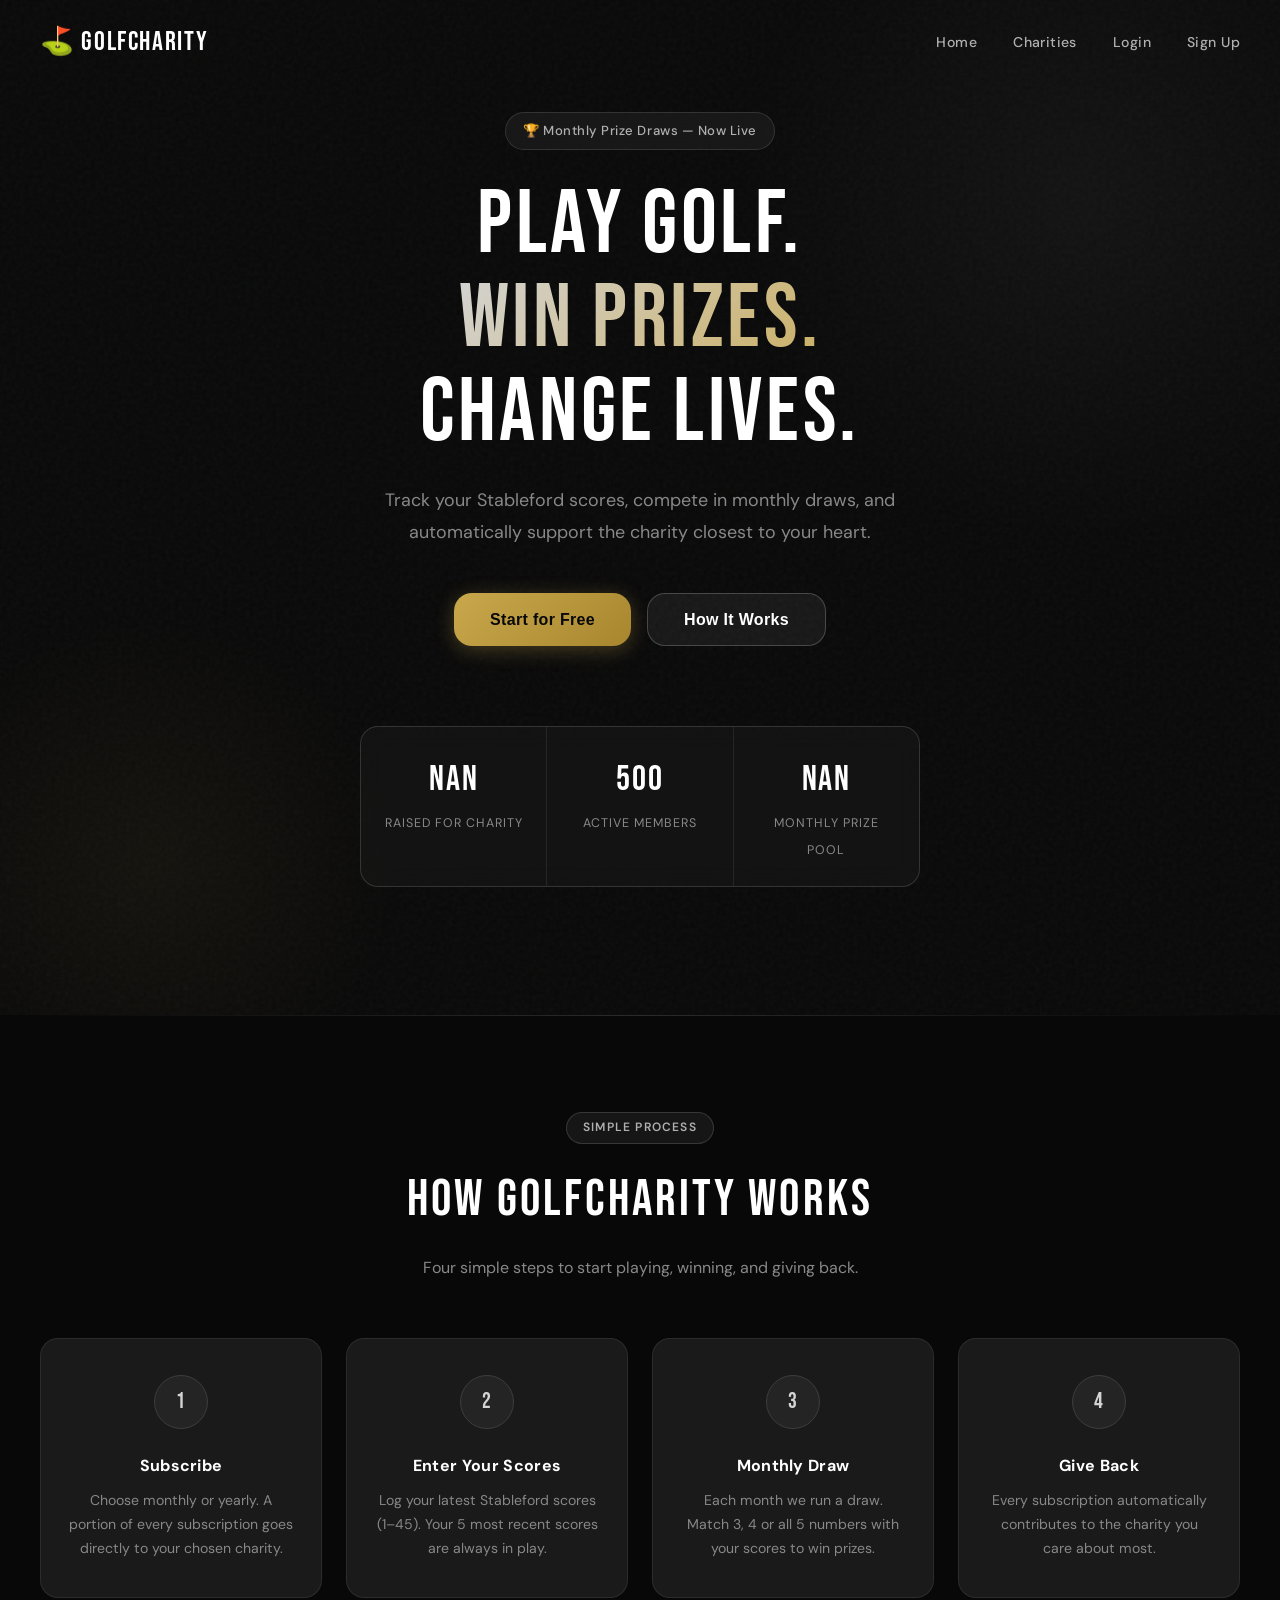
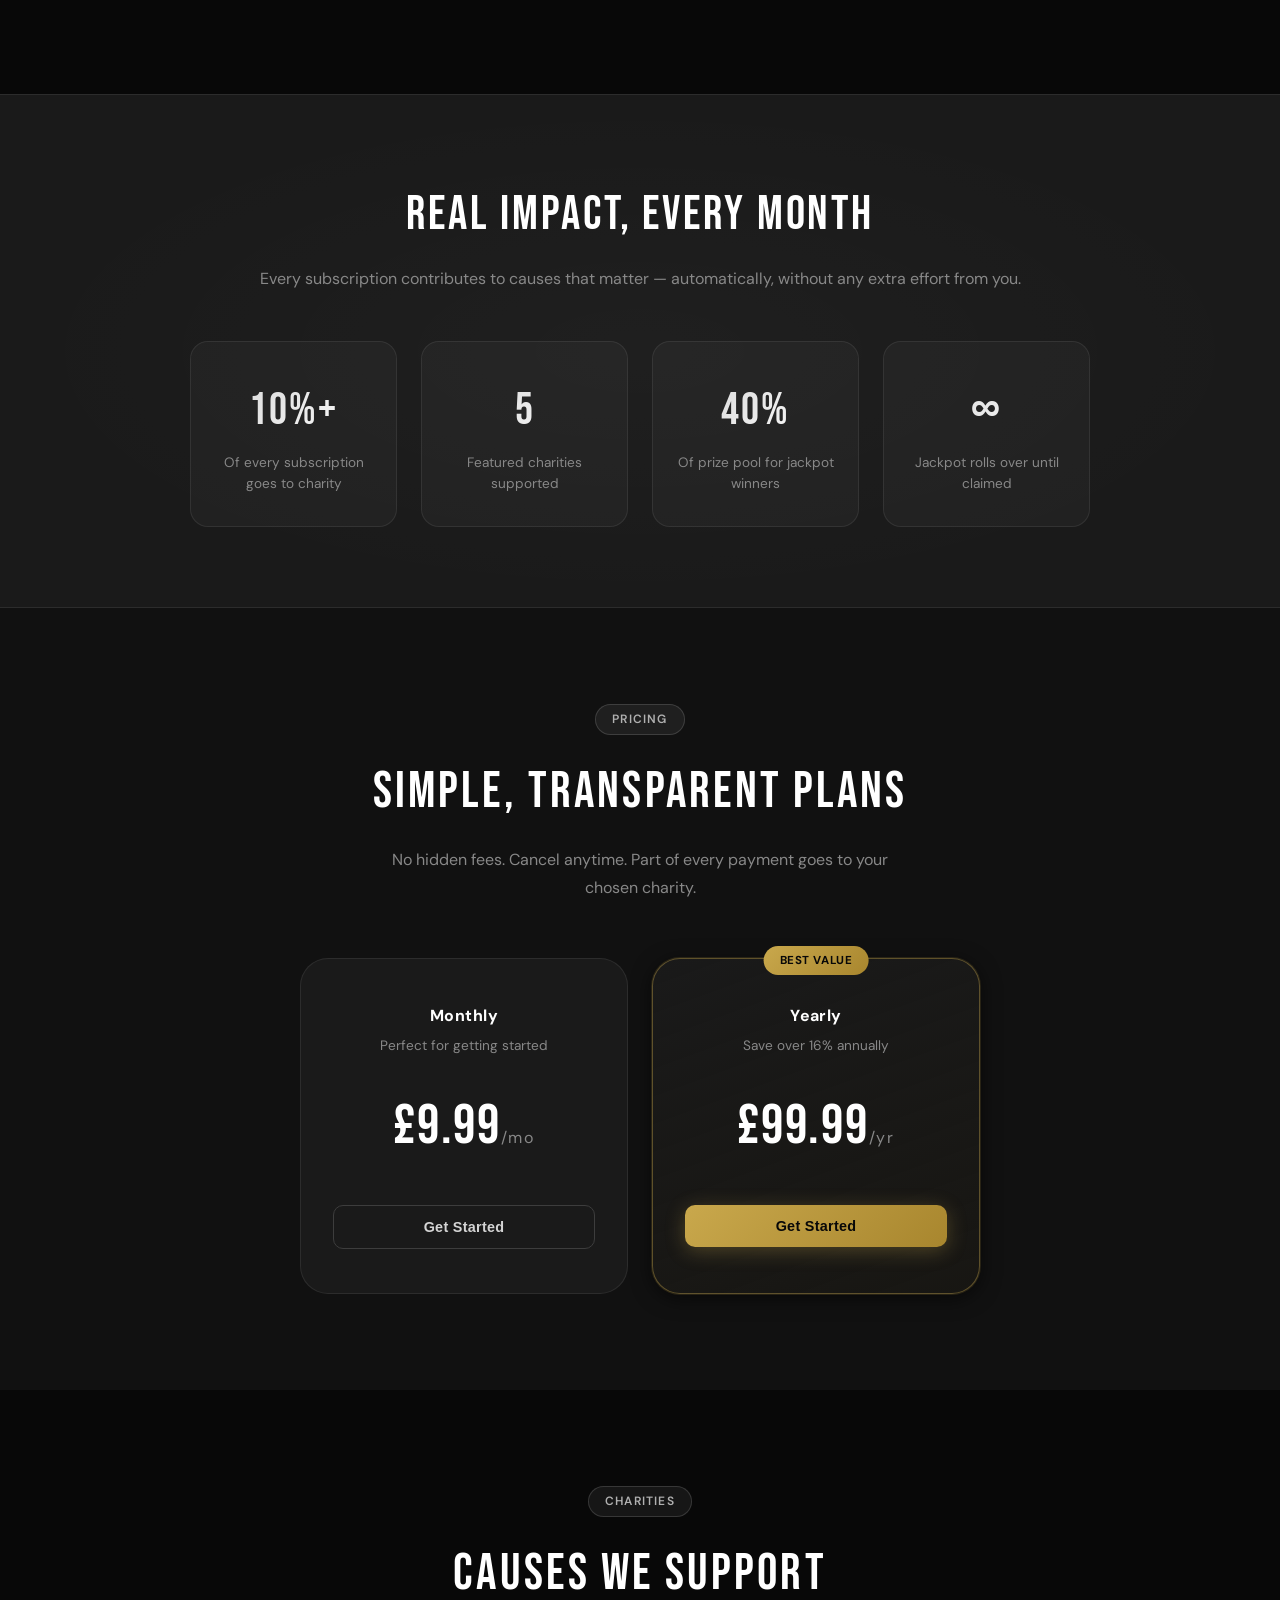
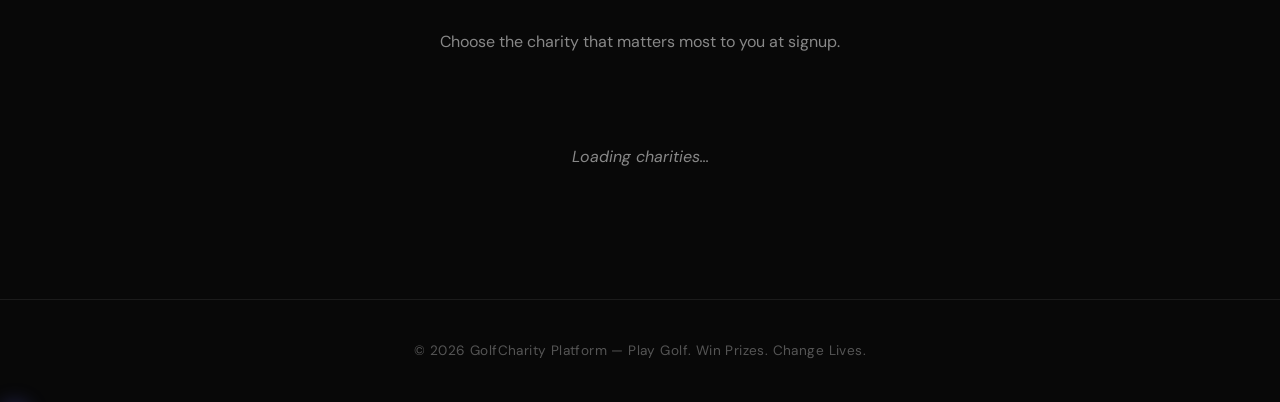
<file: frontend/index.html>
﻿<!DOCTYPE html>
<html lang="en">
<head>
    <meta charset="UTF-8">
    <meta name="viewport" content="width=device-width, initial-scale=1.0">
    <title>GolfCharity — Play Golf. Win Prizes. Change Lives.</title>
    <link rel="preconnect" href="https://fonts.googleapis.com">
    <link href="https://fonts.googleapis.com/css2?family=Bebas+Neue&family=DM+Sans:wght@300;400;500;600;700&display=swap" rel="stylesheet">
    <link rel="stylesheet" href="css/style.css">
    <link rel="stylesheet" href="css/responsive.css">
</head>
<body>

    <!-- ── NAVBAR ── -->
    <nav class="navbar" id="navbar">
        <div class="nav-container">
            <div class="logo"><h2>⛳ GolfCharity</h2></div>
            <ul class="nav-menu" id="navMenu">
                <li><a href="index.html">Home</a></li>
                <li><a href="charities.html">Charities</a></li>
                <li><a href="login.html" id="loginLink">Login</a></li>
                <li><a href="signup.html" id="signupLink">Sign Up</a></li>
                <li id="userMenuLink" style="display:none;">
                    <a href="#" id="userDropdown">👤 Account</a>
                    <ul class="dropdown-menu">
                        <li><a href="dashboard.html">Dashboard</a></li>
                        <li><a href="#" id="logoutBtn">Logout</a></li>
                        <li id="adminLinkNav" style="display:none;"><a href="admin.html">Admin Panel</a></li>
                    </ul>
                </li>
            </ul>
        </div>
    </nav>

    <!-- ── HERO ── -->
    <section class="hero">
        <div class="hero-grain"></div>
        <div class="hero-content">
            <div class="hero-badge">🏆 Monthly Prize Draws — Now Live</div>

            <h1>Play Golf.<br><span>Win Prizes.</span><br>Change Lives.</h1>

            <p>Track your Stableford scores, compete in monthly draws, and automatically support the charity closest to your heart.</p>

            <div class="cta-buttons">
                <button class="btn btn-primary btn-lg" id="ctaSignup">Start for Free</button>
                <button class="btn btn-secondary btn-lg" id="ctaLearnMore">How It Works</button>
            </div>

            <div class="hero-stats">
                <div class="hero-stat">
                    <span class="hero-stat-num">£10K</span>
                    <span class="hero-stat-label">Raised for Charity</span>
                </div>
                <div class="hero-stat">
                    <span class="hero-stat-num">500</span>
                    <span class="hero-stat-label">Active Members</span>
                </div>
                <div class="hero-stat">
                    <span class="hero-stat-num">£5K</span>
                    <span class="hero-stat-label">Monthly Prize Pool</span>
                </div>
            </div>
        </div>
    </section>

    <!-- thin visual divider -->
    <div class="section-divider"></div>

    <!-- ── HOW IT WORKS ── -->
    <section class="section" id="howItWorks">
        <div class="container">
            <div class="section-header fade-up">
                <div class="section-tag">Simple Process</div>
                <h2>How GolfCharity Works</h2>
                <p>Four simple steps to start playing, winning, and giving back.</p>
            </div>
            <div class="steps-grid">
                <div class="step-card fade-up">
                    <div class="step-number">1</div>
                    <h3>Subscribe</h3>
                    <p>Choose monthly or yearly. A portion of every subscription goes directly to your chosen charity.</p>
                </div>
                <div class="step-card fade-up">
                    <div class="step-number">2</div>
                    <h3>Enter Your Scores</h3>
                    <p>Log your latest Stableford scores (1–45). Your 5 most recent scores are always in play.</p>
                </div>
                <div class="step-card fade-up">
                    <div class="step-number">3</div>
                    <h3>Monthly Draw</h3>
                    <p>Each month we run a draw. Match 3, 4 or all 5 numbers with your scores to win prizes.</p>
                </div>
                <div class="step-card fade-up">
                    <div class="step-number">4</div>
                    <h3>Give Back</h3>
                    <p>Every subscription automatically contributes to the charity you care about most.</p>
                </div>
            </div>
        </div>
    </section>

    <!-- ── IMPACT ── -->
    <section class="impact-section">
        <div class="container">
            <h2>Real Impact, Every Month</h2>
            <p>Every subscription contributes to causes that matter — automatically, without any extra effort from you.</p>
            <div class="impact-grid">
                <div class="impact-card fade-up">
                    <span class="impact-number">10%+</span>
                    <div class="impact-label">Of every subscription goes to charity</div>
                </div>
                <div class="impact-card fade-up">
                    <span class="impact-number">5</span>
                    <div class="impact-label">Featured charities supported</div>
                </div>
                <div class="impact-card fade-up">
                    <span class="impact-number">40%</span>
                    <div class="impact-label">Of prize pool for jackpot winners</div>
                </div>
                <div class="impact-card fade-up">
                    <span class="impact-number">∞</span>
                    <div class="impact-label">Jackpot rolls over until claimed</div>
                </div>
            </div>
        </div>
    </section>

    <!-- ── PRICING ── -->
    <section class="section section-alt">
        <div class="container">
            <div class="section-header fade-up">
                <div class="section-tag">Pricing</div>
                <h2>Simple, Transparent Plans</h2>
                <p>No hidden fees. Cancel anytime. Part of every payment goes to your chosen charity.</p>
            </div>
            <div class="pricing-grid">
                <div class="pricing-card fade-up">
                    <div class="pricing-name">Monthly</div>
                    <div class="pricing-desc">Perfect for getting started</div>
                    <div class="pricing-price">£9.99<span>/mo</span></div>
                    <button class="btn btn-outline btn-block" onclick="window.location.href='signup.html'">Get Started</button>
                </div>
                <div class="pricing-card featured fade-up">
                    <div class="pricing-badge">Best Value</div>
                    <div class="pricing-name">Yearly</div>
                    <div class="pricing-desc">Save over 16% annually</div>
                    <div class="pricing-price">£99.99<span>/yr</span></div>
                    <button class="btn btn-primary btn-block" onclick="window.location.href='signup.html'">Get Started</button>
                </div>
            </div>
        </div>
    </section>

    <!-- ── CHARITIES ── -->
    <section class="section">
        <div class="container">
            <div class="section-header fade-up">
                <div class="section-tag">Charities</div>
                <h2>Causes We Support</h2>
                <p>Choose the charity that matters most to you at signup.</p>
            </div>
            <div class="charities-grid" id="featuredCharities">
                <p class="loading">Loading charities...</p>
            </div>
        </div>
    </section>

    <!-- ── FOOTER ── -->
    <footer class="footer">
        <div class="container">
            <p>&copy; 2026 GolfCharity Platform — Play Golf. Win Prizes. Change Lives.</p>
        </div>
    </footer>

    <script src="js/api.js"></script>
    <script src="js/utils.js"></script>
    <script src="js/auth.js"></script>
    <script src="js/charities.js"></script>
    <script src="js/interactions.js"></script>
    <script>
        // Navbar scroll effect
        const navbar = document.getElementById('navbar');
        window.addEventListener('scroll', () => {
            navbar.classList.toggle('scrolled', window.scrollY > 50);
        });

        // Fade-up scroll animations
        const observer = new IntersectionObserver((entries) => {
            entries.forEach(e => {
                if (e.isIntersecting) e.target.classList.add('visible');
            });
        }, { threshold: 0.1 });
        document.querySelectorAll('.fade-up').forEach(el => observer.observe(el));

        // CTA buttons
        document.getElementById('ctaSignup')?.addEventListener('click', () => {
            window.location.href = 'signup.html';
        });
        document.getElementById('ctaLearnMore')?.addEventListener('click', () => {
            document.getElementById('howItWorks').scrollIntoView({ behavior: 'smooth' });
        });

        // Load charities and UI extras
        loadFeaturedCharities();
        initScrollProgressBar();
        initCursorGlow();
    </script>
</body>
</html>
</file>
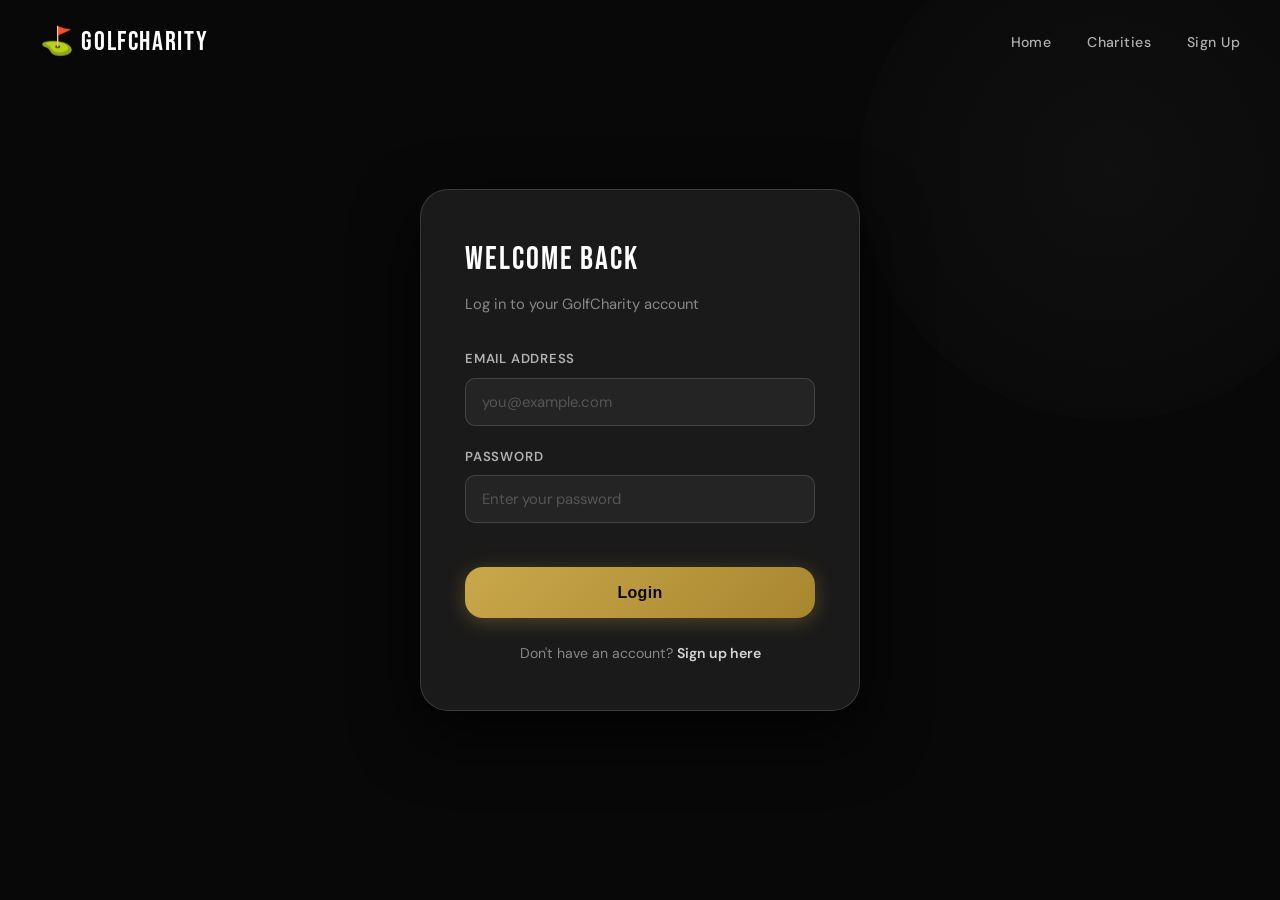
<file: frontend/admin.html>
﻿<!DOCTYPE html>
<html lang="en">
<head>
    <meta charset="UTF-8">
    <meta name="viewport" content="width=device-width, initial-scale=1.0">
    <title>Admin Panel — GolfCharity</title>
    <link rel="preconnect" href="https://fonts.googleapis.com">
    <link href="https://fonts.googleapis.com/css2?family=Bebas+Neue&family=DM+Sans:wght@300;400;500;600;700&display=swap" rel="stylesheet">
    <link rel="stylesheet" href="css/style.css">
    <link rel="stylesheet" href="css/admin.css">
    <link rel="stylesheet" href="css/responsive.css">
</head>
<body>
    <nav class="navbar scrolled" id="navbar">
        <div class="nav-container">
            <div class="logo"><h2>⛳ GolfCharity</h2></div>
            <ul class="nav-menu">
                <li id="userMenuLink">
                    <a href="#" id="userDropdown">👤 Admin</a>
                    <ul class="dropdown-menu">
                        <li><a href="dashboard.html">Back to Dashboard</a></li>
                        <li><a href="#" id="logoutBtn">Logout</a></li>
                    </ul>
                </li>
            </ul>
        </div>
    </nav>

    <div class="admin-header">
        <div class="container">
            <h1>Admin Panel</h1>
        </div>
    </div>

    <div class="admin-tabs">
        <div class="container">
            <button class="tab-btn active" data-tab="admindash">📊 Dashboard</button>
            <button class="tab-btn" data-tab="users">👥 Users</button>
            <button class="tab-btn" data-tab="charities">❤️ Charities</button>
            <button class="tab-btn" data-tab="draws">🎯 Draws</button>
            <button class="tab-btn" data-tab="payouts">💰 Payouts</button>
        </div>
    </div>

    <div class="admin-container">

        <!-- DASHBOARD TAB -->
        <div id="admindash" class="tab-content active">
            <div class="stats-grid">
                <div class="stat-card fade-up">
                    <h3>Total Users</h3>
                    <div class="stat-value" id="totalUsers">—</div>
                </div>
                <div class="stat-card fade-up">
                    <h3>Active Subscriptions</h3>
                    <div class="stat-value" id="activeSubscriptions">—</div>
                </div>
                <div class="stat-card fade-up">
                    <h3>Monthly Revenue</h3>
                    <div class="stat-value" id="monthlyRevenue">—</div>
                </div>
                <div class="stat-card fade-up">
                    <h3>Total Raised</h3>
                    <div class="stat-value" id="totalRaised">—</div>
                </div>
            </div>

            <div class="card" style="margin-top:2rem;">
                <h2>Recent Activity</h2>
                <div id="recentActivity" style="max-height:400px;overflow-y:auto;">
                    <p class="loading">Loading activity...</p>
                </div>
            </div>
        </div>

        <!-- USERS TAB -->
        <div id="users" class="tab-content">
            <div class="card">
                <h2>User Management</h2>
                <p style="color:var(--gray);margin-bottom:1.5rem;font-size:0.93rem;">View and manage platform users.</p>
                <div style="overflow-x:auto;">
                    <table>
                        <thead>
                            <tr>
                                <th>Name</th>
                                <th>Email</th>
                                <th>Subscription</th>
                                <th>Joined</th>
                                <th>Actions</th>
                            </tr>
                        </thead>
                        <tbody id="usersList">
                            <tr><td colspan="5" class="loading">Loading users...</td></tr>
                        </tbody>
                    </table>
                </div>
            </div>
        </div>

        <!-- CHARITIES TAB -->
        <div id="charities" class="tab-content">
            <div class="card">
                <h2>Charity Management</h2>
                <p style="color:var(--gray);margin-bottom:1.5rem;font-size:0.93rem;">Add, edit, or manage charities on the platform.</p>

                <form id="charityForm" style="margin-bottom:2rem;padding:1.5rem;background:var(--charcoal);border:1px solid rgba(255,255,255,0.08);border-radius:var(--radius-lg);">
                    <div style="display:grid;grid-template-columns:1fr 1fr;gap:1rem;margin-bottom:1rem;">
                        <div class="form-group" style="margin-bottom:0;">
                            <label for="charityName">Charity Name</label>
                            <input type="text" id="charityName" placeholder="e.g. Red Cross" required>
                        </div>
                        <div class="form-group" style="margin-bottom:0;">
                            <label for="charityEmail">Email</label>
                            <input type="email" id="charityEmail" placeholder="contact@charity.org" required>
                        </div>
                    </div>
                    <div class="form-group">
                        <label for="charityDesc">Description</label>
                        <textarea id="charityDesc" placeholder="Describe the charity's mission" rows="3" required></textarea>
                    </div>
                    <button type="submit" class="btn btn-primary">Add Charity</button>
                </form>

                <h3 style="margin-bottom:1rem;color:var(--white);font-weight:700;">All Charities</h3>
                <div id="charitiesList" style="display:grid;gap:1rem;">
                    <p class="loading">Loading charities...</p>
                </div>
            </div>
        </div>

        <!-- DRAWS TAB -->
        <div id="draws" class="tab-content">
            <div class="card">
                <h2>Draw Management</h2>
                <p style="color:var(--gray);margin-bottom:1.5rem;font-size:0.93rem;">Create and manage monthly draws.</p>

                <div style="background:var(--charcoal);border:1px solid rgba(255,255,255,0.08);border-radius:var(--radius-lg);padding:1.5rem;margin-bottom:2rem;">
                    <h3 style="margin-bottom:1rem;color:var(--white);font-weight:700;">Run Monthly Draw</h3>
                    <button class="btn btn-success btn-lg" id="runDrawBtn">🎯 Run This Month's Draw</button>
                    <p style="color:var(--gray);font-size:0.88rem;margin-top:0.75rem;">This will select winners from all active members and allocate prizes.</p>
                </div>

                <h3 style="margin-bottom:1rem;color:var(--white);font-weight:700;">Recent Draws</h3>
                <div id="drawsList" style="max-height:500px;overflow-y:auto;">
                    <p class="loading">Loading draws...</p>
                </div>
            </div>
        </div>

        <!-- PAYOUTS TAB -->
        <div id="payouts" class="tab-content">
            <div class="card">
                <h2>Charity Payouts</h2>
                <p style="color:var(--gray);margin-bottom:1.5rem;font-size:0.93rem;">View and manage monthly distributions to charities.</p>

                <div style="background:var(--charcoal);border:1px solid rgba(255,255,255,0.08);border-radius:var(--radius-lg);padding:1.5rem;margin-bottom:2rem;">
                    <h3 style="margin-bottom:1rem;color:var(--white);font-weight:700;">Process Monthly Payouts</h3>
                    <p style="color:var(--gray);font-size:0.88rem;margin-bottom:1rem;">Distribute 10% of this month's subscriptions to charities based on member selections.</p>
                    <button class="btn btn-success btn-lg" id="processPayoutsBtn">💰 Process Payouts</button>
                </div>

                <h3 style="margin-bottom:1rem;color:var(--white);font-weight:700;">Payout History</h3>
                <div style="overflow-x:auto;">
                    <table>
                        <thead>
                            <tr>
                                <th>Date</th>
                                <th>Charity</th>
                                <th>Amount</th>
                                <th>Status</th>
                            </tr>
                        </thead>
                        <tbody id="payoutsList">
                            <tr><td colspan="4" class="loading">Loading payouts...</td></tr>
                        </tbody>
                    </table>
                </div>
            </div>
        </div>

    </div>

    <div id="notification" class="notification" style="display:none;"></div>

    <script src="js/api.js"></script>
    <script src="js/utils.js"></script>
    <script src="js/auth.js"></script>
    <script>
        const navbar = document.getElementById('navbar');
        window.addEventListener('scroll', () => {
            navbar.classList.toggle('scrolled', window.scrollY > 50);
        });

        async function checkAdminAccess() {
            const token = localStorage.getItem('token');
            if (!token) { window.location.href = 'login.html'; return; }
            try {
                const response = await fetch(`${API_BASE}/api/admin/check`, {
                    headers: { 'Authorization': `Bearer ${token}` }
                });
                if (!response.ok) {
                    alert('Access denied. Admin privileges required.');
                    window.location.href = 'dashboard.html';
                }
            } catch (error) { console.error('Admin check failed:', error); }
        }

        document.querySelectorAll('.tab-btn').forEach(btn => {
            btn.addEventListener('click', () => {
                document.querySelectorAll('.tab-btn').forEach(b => b.classList.remove('active'));
                document.querySelectorAll('.tab-content').forEach(c => c.classList.remove('active'));
                btn.classList.add('active');
                document.getElementById(btn.dataset.tab).classList.add('active');
            });
        });

        async function loadDashboardStats() {
            const token = localStorage.getItem('token');
            try {
                const response = await fetch(`${API_BASE}/api/admin/stats`, {
                    headers: { 'Authorization': `Bearer ${token}` }
                });
                if (!response.ok) throw new Error('Failed to load stats');
                const data = await response.json();

                document.getElementById('totalUsers').textContent          = data.total_users || 0;
                document.getElementById('activeSubscriptions').textContent = data.active_subscriptions || 0;
                document.getElementById('monthlyRevenue').textContent      = '£' + (data.monthly_revenue || 0).toFixed(2);
                document.getElementById('totalRaised').textContent         = '£' + (data.total_raised || 0).toFixed(2);
                displayRecentActivity(data.recent_activity || []);
            } catch (error) { showNotification('Error loading stats: ' + error.message, 'error'); }
        }

        function displayRecentActivity(activities) {
            const list = document.getElementById('recentActivity');
            if (!activities.length) {
                list.innerHTML = '<p style="text-align:center;color:var(--gray);padding:2rem;">No recent activity</p>';
                return;
            }
            list.innerHTML = activities.map(a => `
                <div class="score-item">
                    <div class="score-info">
                        <div style="color:var(--white);font-weight:600;">${a.user_name}</div>
                        <div class="score-date">${a.action} — ${new Date(a.created_at).toLocaleDateString()}</div>
                    </div>
                </div>
            `).join('');
        }

        async function loadUsers() {
            const token = localStorage.getItem('token');
            try {
                const response = await fetch(`${API_BASE}/api/admin/users`, {
                    headers: { 'Authorization': `Bearer ${token}` }
                });
                if (!response.ok) throw new Error('Failed to load users');
                const users = await response.json();

                document.getElementById('usersList').innerHTML = users.map(u => `
                    <tr>
                        <td>${u.full_name}</td>
                        <td>${u.email}</td>
                        <td>${u.subscription_status || 'None'}</td>
                        <td>${new Date(u.created_at).toLocaleDateString()}</td>
                        <td><button class="btn btn-outline" style="padding:0.4rem 0.8rem;font-size:0.8rem;" onclick="alert('User management coming soon')">View</button></td>
                    </tr>
                `).join('');
            } catch (error) { showNotification('Error loading users: ' + error.message, 'error'); }
        }

        document.getElementById('charityForm').addEventListener('submit', async (e) => {
            e.preventDefault();
            const token = localStorage.getItem('token');
            try {
                const response = await fetch(`${API_BASE}/api/admin/charities`, {
                    method: 'POST',
                    headers: { 'Content-Type': 'application/json', 'Authorization': `Bearer ${token}` },
                    body: JSON.stringify({
                        name: document.getElementById('charityName').value,
                        email: document.getElementById('charityEmail').value,
                        description: document.getElementById('charityDesc').value
                    })
                });
                if (!response.ok) throw new Error('Failed to add charity');
                showNotification('Charity added!', 'success');
                document.getElementById('charityForm').reset();
                loadCharities();
            } catch (error) { showNotification(error.message, 'error'); }
        });

        async function loadCharities() {
            const token = localStorage.getItem('token');
            try {
                const response = await fetch(`${API_BASE}/api/charities`, {
                    headers: { 'Authorization': `Bearer ${token}` }
                });
                if (!response.ok) throw new Error('Failed to load charities');
                const charities = await response.json();

                document.getElementById('charitiesList').innerHTML = charities.map(c => `
                    <div class="card">
                        <div style="display:flex;justify-content:space-between;align-items:start;gap:1rem;">
                            <div>
                                <h3 style="color:var(--white);font-weight:700;margin-bottom:0.5rem;">${c.name}</h3>
                                <p style="color:var(--gray);font-size:0.88rem;margin-bottom:0.5rem;">${c.description}</p>
                                <p style="color:var(--gray);font-size:0.83rem;"><strong style="color:var(--silver);">Email:</strong> ${c.email}</p>
                                <p style="color:var(--success);font-weight:700;margin-top:0.5rem;">Total Raised: £${(c.total_raised || 0).toFixed(2)}</p>
                            </div>
                            <button class="btn btn-danger" style="padding:0.4rem 0.8rem;font-size:0.8rem;white-space:nowrap;" onclick="deleteCharity('${c.id}')">Delete</button>
                        </div>
                    </div>
                `).join('');
            } catch (error) { showNotification('Error loading charities: ' + error.message, 'error'); }
        }

        async function deleteCharity(charityId) {
            if (!confirm('Delete this charity?')) return;
            const token = localStorage.getItem('token');
            try {
                const response = await fetch(`${API_BASE}/api/admin/charities/${charityId}`, {
                    method: 'DELETE',
                    headers: { 'Authorization': `Bearer ${token}` }
                });
                if (!response.ok) throw new Error('Failed to delete charity');
                showNotification('Charity deleted', 'success');
                loadCharities();
            } catch (error) { showNotification(error.message, 'error'); }
        }

        async function loadDraws() {
            const token = localStorage.getItem('token');
            try {
                const response = await fetch(`${API_BASE}/api/admin/draws`, {
                    headers: { 'Authorization': `Bearer ${token}` }
                });
                if (!response.ok) throw new Error('Failed to load draws');
                const draws = await response.json();

                document.getElementById('drawsList').innerHTML = draws.map(d => `
                    <div class="card" style="margin-bottom:1rem;">
                        <h3 style="color:var(--white);margin-bottom:0.75rem;">${d.draw_date}</h3>
                        <p style="color:var(--gray);font-size:0.9rem;margin-bottom:0.5rem;">
                            <strong style="color:var(--silver);">Numbers:</strong> ${d.winning_numbers?.join(', ') || 'Pending'}
                        </p>
                        <p style="color:var(--gray);font-size:0.9rem;">
                            <strong style="color:var(--silver);">Winners:</strong> ${d.total_winners || 0}
                        </p>
                    </div>
                `).join('');
            } catch (error) { showNotification('Error loading draws: ' + error.message, 'error'); }
        }

        document.getElementById('runDrawBtn').addEventListener('click', async () => {
            if (!confirm("Run this month's draw? This cannot be undone.")) return;
            const token = localStorage.getItem('token');
            try {
                const response = await fetch(`${API_BASE}/api/admin/draws/run`, {
                    method: 'POST',
                    headers: { 'Authorization': `Bearer ${token}` }
                });
                if (!response.ok) throw new Error('Failed to run draw');
                showNotification('Draw executed successfully!', 'success');
                loadDraws();
            } catch (error) { showNotification(error.message, 'error'); }
        });

        async function loadPayouts() {
            const token = localStorage.getItem('token');
            try {
                const response = await fetch(`${API_BASE}/api/admin/payouts`, {
                    headers: { 'Authorization': `Bearer ${token}` }
                });
                if (!response.ok) throw new Error('Failed to load payouts');
                const payouts = await response.json();

                document.getElementById('payoutsList').innerHTML = payouts.map(p => `
                    <tr>
                        <td>${new Date(p.payout_date).toLocaleDateString()}</td>
                        <td>${p.charity_name}</td>
                        <td>£${(p.amount || 0).toFixed(2)}</td>
                        <td><span class="badge ${p.status === 'completed' ? 'active' : 'inactive'}">${p.status}</span></td>
                    </tr>
                `).join('');
            } catch (error) { showNotification('Error loading payouts: ' + error.message, 'error'); }
        }

        document.getElementById('processPayoutsBtn').addEventListener('click', async () => {
            if (!confirm('Process payouts for this month?')) return;
            const token = localStorage.getItem('token');
            try {
                const response = await fetch(`${API_BASE}/api/admin/payouts/process`, {
                    method: 'POST',
                    headers: { 'Authorization': `Bearer ${token}` }
                });
                if (!response.ok) throw new Error('Failed to process payouts');
                showNotification('Payouts processed successfully!', 'success');
                loadPayouts();
                loadDashboardStats();
            } catch (error) { showNotification(error.message, 'error'); }
        });

        function showNotification(msg, type) {
            const notif = document.getElementById('notification');
            notif.textContent = msg;
            notif.className = `notification ${type === 'error' ? 'error' : 'success'}`;
            notif.style.display = 'block';
            setTimeout(() => notif.style.display = 'none', 4000);
        }

        checkAdminAccess();
        loadDashboardStats();
        loadUsers();
        loadCharities();
        loadDraws();
        loadPayouts();
    </script>
</body>
</html>
</file>
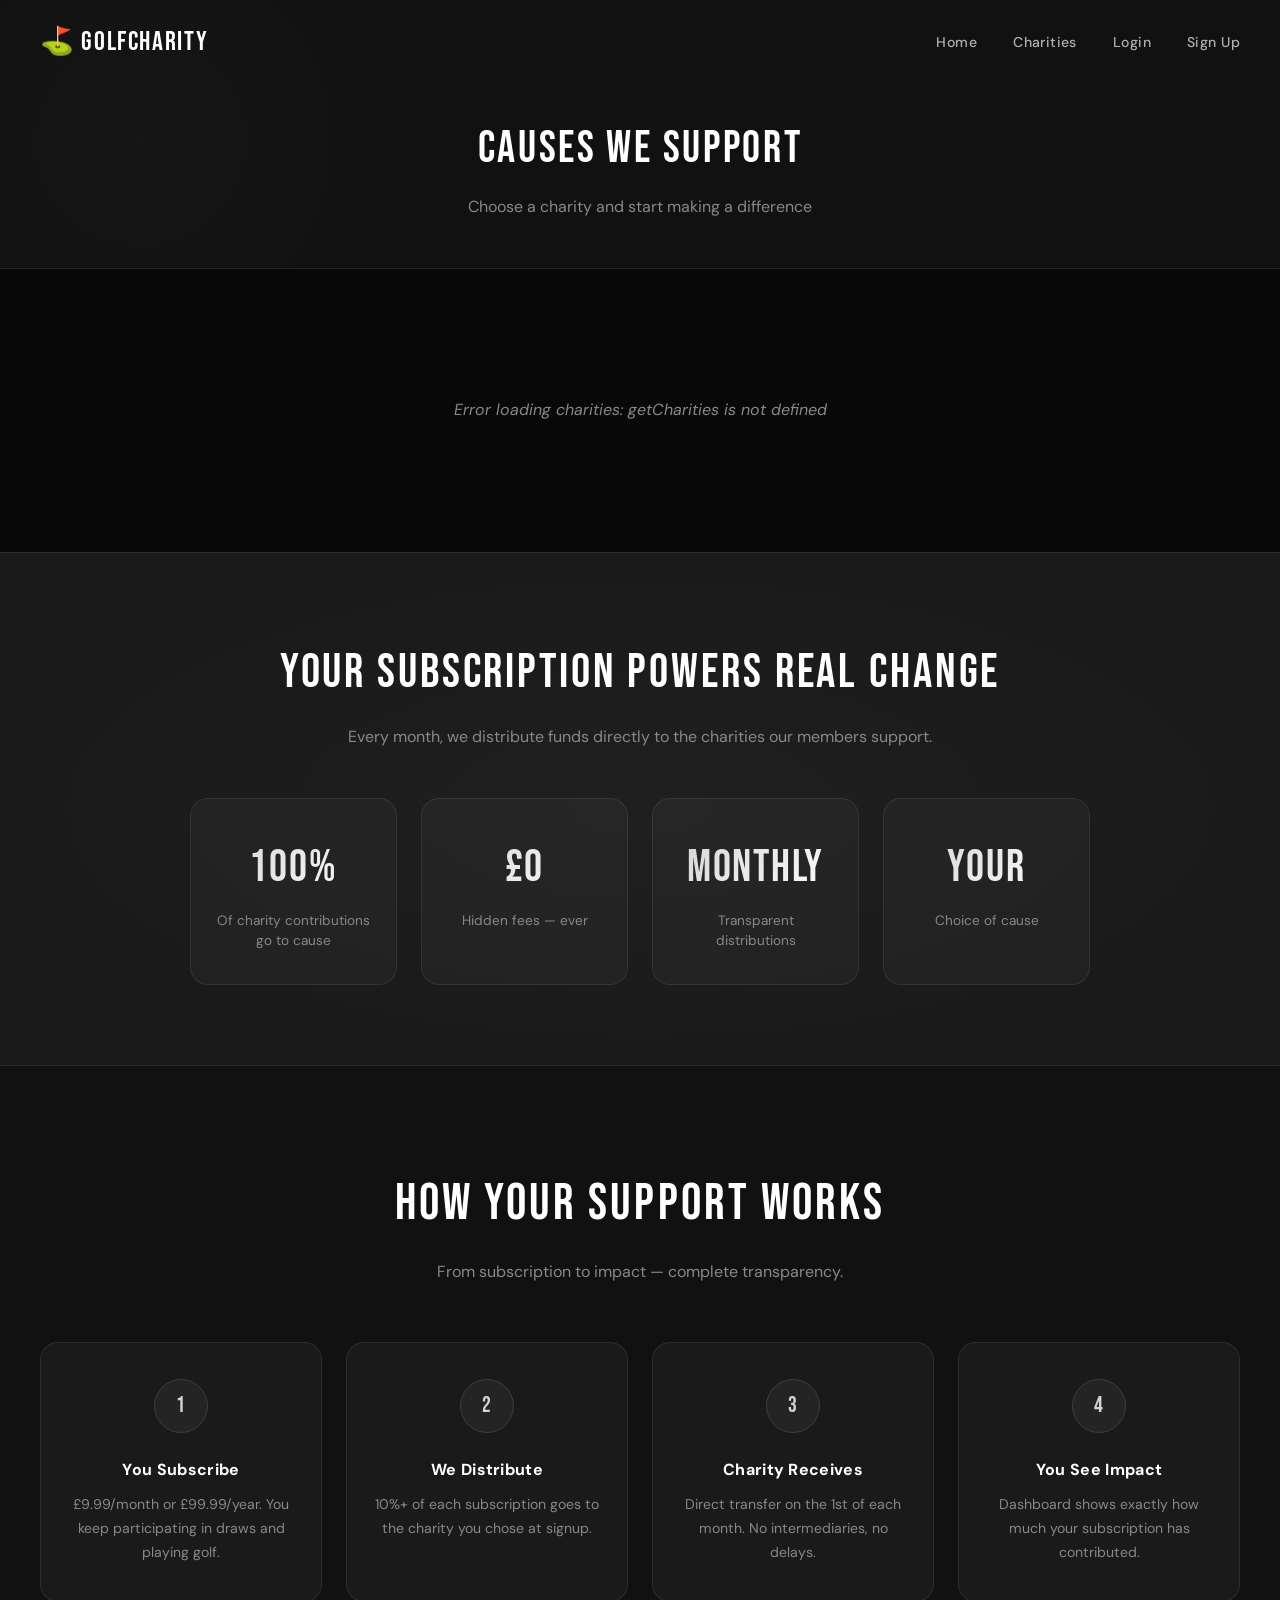
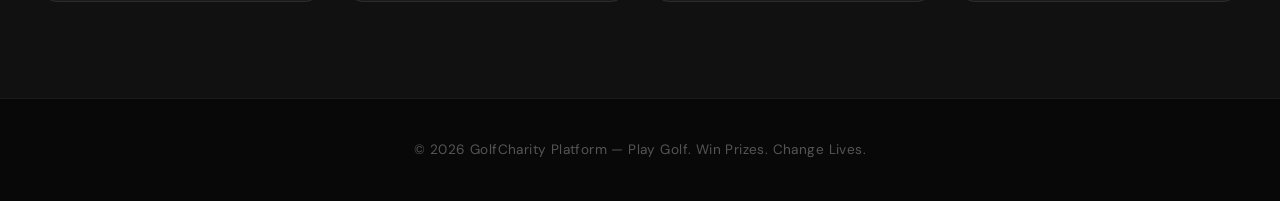
<file: frontend/charities.html>
﻿<!DOCTYPE html>
<html lang="en">
<head>
    <meta charset="UTF-8">
    <meta name="viewport" content="width=device-width, initial-scale=1.0">
    <title>Charities — GolfCharity</title>
    <link rel="preconnect" href="https://fonts.googleapis.com">
    <link href="https://fonts.googleapis.com/css2?family=Bebas+Neue&family=DM+Sans:wght@300;400;500;600;700&display=swap" rel="stylesheet">
    <link rel="stylesheet" href="css/style.css">
    <link rel="stylesheet" href="css/responsive.css">
</head>
<body>
    <nav class="navbar" id="navbar">
        <div class="nav-container">
            <div class="logo"><h2>⛳ GolfCharity</h2></div>
            <ul class="nav-menu" id="navMenu">
                <li><a href="index.html">Home</a></li>
                <li><a href="charities.html">Charities</a></li>
                <li><a href="login.html" id="loginLink">Login</a></li>
                <li><a href="signup.html" id="signupLink">Sign Up</a></li>
                <li id="userMenuLink" style="display:none;">
                    <a href="#" id="userDropdown">👤 Account</a>
                    <ul class="dropdown-menu">
                        <li><a href="dashboard.html">Dashboard</a></li>
                        <li><a href="#" id="logoutBtn">Logout</a></li>
                        <li id="adminLinkNav" style="display:none;"><a href="admin.html">Admin Panel</a></li>
                    </ul>
                </li>
            </ul>
        </div>
    </nav>

    <div class="page-header">
        <h1>Causes We Support</h1>
        <p>Choose a charity and start making a difference</p>
    </div>

    <section class="section">
        <div class="container">
            <div class="charities-grid" id="charitiesList">
                <p class="loading">Loading charities...</p>
            </div>
        </div>
    </section>

    <section class="impact-section">
        <div class="container">
            <h2>Your Subscription Powers Real Change</h2>
            <p>Every month, we distribute funds directly to the charities our members support.</p>
            <div class="impact-grid">
                <div class="impact-card fade-up">
                    <span class="impact-number">100%</span>
                    <div class="impact-label">Of charity contributions go to cause</div>
                </div>
                <div class="impact-card fade-up">
                    <span class="impact-number">£0</span>
                    <div class="impact-label">Hidden fees — ever</div>
                </div>
                <div class="impact-card fade-up">
                    <span class="impact-number">Monthly</span>
                    <div class="impact-label">Transparent distributions</div>
                </div>
                <div class="impact-card fade-up">
                    <span class="impact-number">Your</span>
                    <div class="impact-label">Choice of cause</div>
                </div>
            </div>
        </div>
    </section>

    <section class="section section-alt">
        <div class="container">
            <div class="section-header fade-up">
                <h2>How Your Support Works</h2>
                <p>From subscription to impact — complete transparency.</p>
            </div>
            <div class="steps-grid">
                <div class="step-card fade-up">
                    <div class="step-number">1</div>
                    <h3>You Subscribe</h3>
                    <p>£9.99/month or £99.99/year. You keep participating in draws and playing golf.</p>
                </div>
                <div class="step-card fade-up">
                    <div class="step-number">2</div>
                    <h3>We Distribute</h3>
                    <p>10%+ of each subscription goes to the charity you chose at signup.</p>
                </div>
                <div class="step-card fade-up">
                    <div class="step-number">3</div>
                    <h3>Charity Receives</h3>
                    <p>Direct transfer on the 1st of each month. No intermediaries, no delays.</p>
                </div>
                <div class="step-card fade-up">
                    <div class="step-number">4</div>
                    <h3>You See Impact</h3>
                    <p>Dashboard shows exactly how much your subscription has contributed.</p>
                </div>
            </div>
        </div>
    </section>

    <footer class="footer">
        <div class="container">
            <p>&copy; 2026 GolfCharity Platform — Play Golf. Win Prizes. Change Lives.</p>
        </div>
    </footer>

    <script src="js/api.js"></script>
    <script src="js/utils.js"></script>
    <script src="js/auth.js"></script>
    <script src="js/charities.js"></script>
    <script>
        const navbar = document.getElementById('navbar');
        window.addEventListener('scroll', () => {
            navbar.classList.toggle('scrolled', window.scrollY > 50);
        });

        const observer = new IntersectionObserver((entries) => {
            entries.forEach(e => { if (e.isIntersecting) e.target.classList.add('visible'); });
        }, { threshold: 0.1 });
        document.querySelectorAll('.fade-up').forEach(el => observer.observe(el));

        async function loadCharitiesList() {
            try {
                const charities = await getCharities();
                const list = document.getElementById('charitiesList');

                list.innerHTML = charities.map(charity => `
                    <div class="charity-card fade-up">
                        <div style="padding:1.75rem;">
                            <h3 style="font-size:1.1rem;font-weight:700;color:var(--white);margin-bottom:0.5rem;">${charity.name}</h3>
                            <p style="color:var(--gray);font-size:0.88rem;margin-bottom:1.25rem;line-height:1.7;">
                                ${charity.description || 'Supporting causes that matter.'}
                            </p>
                            <div style="display:flex;align-items:center;justify-content:space-between;padding-top:1rem;border-top:1px solid rgba(255,255,255,0.07);">
                                <div>
                                    <div style="font-size:0.75rem;color:var(--gray);text-transform:uppercase;letter-spacing:0.07em;margin-bottom:0.25rem;">Total Raised</div>
                                    <div style="font-family:'Bebas Neue',sans-serif;font-size:1.5rem;letter-spacing:0.04em;color:var(--white);">
                                        £${(charity.total_raised || 0).toLocaleString()}
                                    </div>
                                </div>
                                <button class="btn btn-primary" onclick="window.location.href='signup.html'">Support</button>
                            </div>
                        </div>
                    </div>
                `).join('');

                document.querySelectorAll('.fade-up').forEach(el => observer.observe(el));
            } catch (error) {
                document.getElementById('charitiesList').innerHTML =
                    `<p class="loading" style="grid-column:1/-1;">Error loading charities: ${error.message}</p>`;
            }
        }

        loadCharitiesList();
    </script>
</body>
</html>
</file>
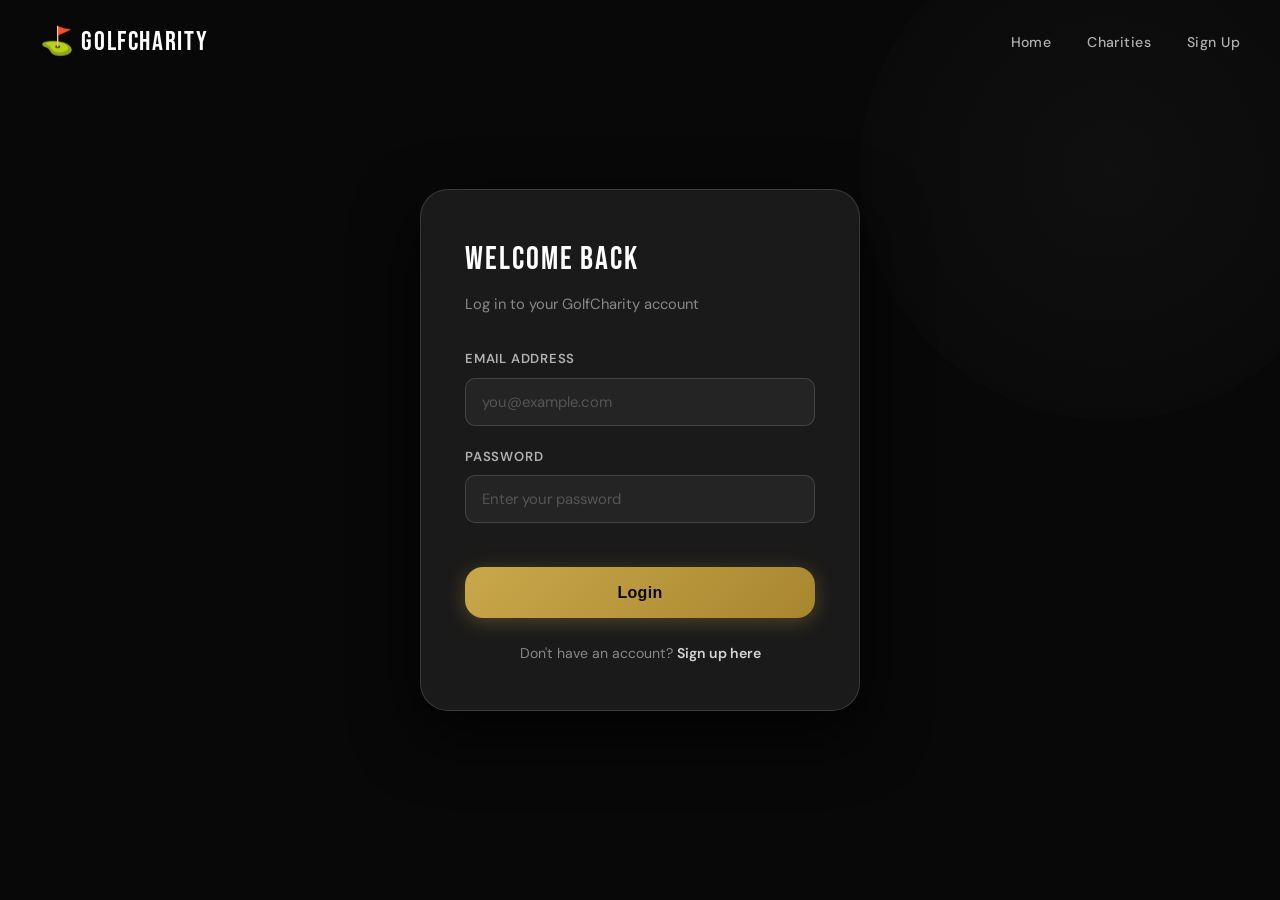
<file: frontend/dashboard.html>
﻿<!DOCTYPE html>
<html lang="en">
<head>
    <meta charset="UTF-8">
    <meta name="viewport" content="width=device-width, initial-scale=1.0">
    <title>Dashboard — GolfCharity</title>
    <link rel="preconnect" href="https://fonts.googleapis.com">
    <link href="https://fonts.googleapis.com/css2?family=Bebas+Neue&family=DM+Sans:wght@300;400;500;600;700&display=swap" rel="stylesheet">
    <link rel="stylesheet" href="css/style.css">
    <link rel="stylesheet" href="css/dashboard.css">
    <link rel="stylesheet" href="css/responsive.css">
</head>
<body>
    <nav class="navbar scrolled" id="navbar">
        <div class="nav-container">
            <div class="logo"><h2>⛳ GolfCharity</h2></div>
            <ul class="nav-menu">
                <li><a href="index.html">Home</a></li>
                <li><a href="charities.html">Charities</a></li>
                <li id="userMenuLink">
                    <a href="#" id="userDropdown">👤 Account</a>
                    <ul class="dropdown-menu">
                        <li><a href="dashboard.html">Dashboard</a></li>
                        <li id="adminLinkNav" style="display:none;"><a href="admin.html">Admin Panel</a></li>
                        <li><a href="#" id="logoutBtn">Logout</a></li>
                    </ul>
                </li>
            </ul>
        </div>
    </nav>

    <div class="dashboard-header">
        <div class="container">
            <div class="header-content">
                <div>
                    <h1>Dashboard</h1>
                    <p class="subtitle">Track your scores and draws</p>
                </div>
                <div id="subscriptionStatus" class="badge active">Active Subscriber</div>
            </div>
        </div>
    </div>

    <div class="dashboard-tabs">
        <div class="container">
            <button class="tab-btn active" data-tab="scores">📊 My Scores</button>
            <button class="tab-btn" data-tab="draws">🎯 Draw Results</button>
            <button class="tab-btn" data-tab="subscription">💳 Subscription</button>
        </div>
    </div>

    <div class="dashboard-container">

        <!-- SCORES TAB -->
        <div id="scores" class="tab-content active">
            <div class="card">
                <h2>Your Latest Scores</h2>
                <p style="color:var(--gray);margin-bottom:1.5rem;font-size:0.93rem;">
                    Your 5 most recent Stableford scores — these are in play for the monthly draw.
                </p>

                <div class="stats-grid">
                    <div class="stat-card">
                        <h3>Average Score</h3>
                        <div class="stat-value" id="avgScore">—</div>
                    </div>
                    <div class="stat-card">
                        <h3>Best Score</h3>
                        <div class="stat-value" id="bestScore">—</div>
                    </div>
                    <div class="stat-card">
                        <h3>Scores Entered</h3>
                        <div class="stat-value" id="totalScores">0</div>
                    </div>
                    <div class="stat-card">
                        <h3>In Draw</h3>
                        <div class="stat-value" id="scoresInDraw">0/5</div>
                    </div>
                </div>

                <h3 style="margin-bottom:1rem;font-size:1rem;color:var(--white);font-weight:700;">Add New Score</h3>
                <form id="scoreForm" class="form-row">
                    <div class="form-group" style="margin-bottom:0;">
                        <label for="newScore">Stableford Score (1–45)</label>
                        <input type="number" id="newScore" min="1" max="45" placeholder="Enter score" required>
                    </div>
                    <button type="submit" class="btn btn-success" style="align-self:flex-end;">Add Score</button>
                </form>

                <hr style="margin:2rem 0;border:none;border-top:1px solid rgba(255,255,255,0.07);">

                <h3 style="margin-bottom:1rem;color:var(--white);font-weight:700;">Score History</h3>
                <div id="scoresList" style="max-height:400px;overflow-y:auto;">
                    <p class="loading">Loading scores...</p>
                </div>
            </div>
        </div>

        <!-- DRAWS TAB -->
        <div id="draws" class="tab-content">
            <div class="card">
                <h2>Monthly Draw Results</h2>
                <p style="color:var(--gray);margin-bottom:1.5rem;font-size:0.93rem;">
                    Your matched numbers and prize eligibility for each draw.
                </p>
                <div id="drawsList">
                    <p class="loading">Loading draw results...</p>
                </div>
            </div>
        </div>

        <!-- SUBSCRIPTION TAB -->
        <div id="subscription" class="tab-content">
            <div class="card">
                <h2>Subscription & Billing</h2>

                <div style="background:var(--charcoal);border:1px solid rgba(255,255,255,0.08);border-radius:var(--radius-lg);padding:1.75rem;margin-bottom:1.5rem;">
                    <div style="display:flex;align-items:center;justify-content:space-between;margin-bottom:1.25rem;flex-wrap:wrap;gap:0.75rem;">
                        <div>
                            <h3 style="color:var(--white);font-weight:700;margin-bottom:0.25rem;" id="planName">Monthly</h3>
                            <p style="color:var(--gray);font-size:0.9rem;" id="planPrice">£9.99 per month</p>
                        </div>
                        <span class="badge active">Active</span>
                    </div>
                    <p style="color:var(--gray);font-size:0.9rem;line-height:1.8;margin-bottom:0;">
                        <strong style="color:var(--silver);">Renews:</strong> <span id="renewDate">Loading...</span><br>
                        <strong style="color:var(--silver);">Charity Support:</strong> <span id="charityName">Loading...</span><br>
                        <strong style="color:var(--silver);">Monthly Contribution:</strong>
                        <span style="color:var(--success);font-weight:700;" id="charityAmount">—</span>
                    </p>
                </div>

                <h3 style="margin-bottom:1rem;color:var(--white);font-weight:700;">Manage Subscription</h3>
                <div style="display:flex;gap:1rem;flex-wrap:wrap;">
                    <button class="btn btn-outline" onclick="alert('Change charity feature coming soon')">Change Charity</button>
                    <button class="btn btn-outline" onclick="alert('Upgrade/downgrade feature coming soon')">Change Plan</button>
                    <button class="btn btn-danger" id="cancelBtn" onclick="cancelSubscription()">Cancel Subscription</button>
                </div>
            </div>
        </div>

    </div>

    <div id="notification" class="notification" style="display:none;"></div>

    <script src="js/api.js"></script>
    <script src="js/utils.js"></script>
    <script src="js/auth.js"></script>
    <script>
        const navbar = document.getElementById('navbar');
        window.addEventListener('scroll', () => {
            navbar.classList.toggle('scrolled', window.scrollY > 50);
        });

        document.querySelectorAll('.tab-btn').forEach(btn => {
            btn.addEventListener('click', () => {
                document.querySelectorAll('.tab-btn').forEach(b => b.classList.remove('active'));
                document.querySelectorAll('.tab-content').forEach(c => c.classList.remove('active'));
                btn.classList.add('active');
                document.getElementById(btn.dataset.tab).classList.add('active');
            });
        });

        async function loadDashboard() {
            const token = localStorage.getItem('token');
            if (!token) { window.location.href = 'login.html'; return; }

            try {
                const response = await fetch(`${API_BASE}/api/user/dashboard`, {
                    headers: { 'Authorization': `Bearer ${token}` }
                });
                if (!response.ok) throw new Error('Failed to load dashboard');
                const data = await response.json();

                displayScores(data.scores || []);
                updateScoreStats(data.scores || []);
                displayDraws(data.draws || []);
                displaySubscription(data.subscription || {});
            } catch (error) {
                showNotification(error.message, 'error');
            }
        }

        function displayScores(scores) {
            const list = document.getElementById('scoresList');
            if (!scores.length) {
                list.innerHTML = '<p style="text-align:center;color:var(--gray);padding:2rem;">No scores entered yet. Add your first score above!</p>';
                return;
            }
            list.innerHTML = scores.map(s => `
                <div class="score-item">
                    <div class="score-info">
                        <div class="score-value">${s.score}</div>
                        <div class="score-date">${new Date(s.created_at).toLocaleDateString()}</div>
                    </div>
                    <div class="score-actions">
                        <button class="btn btn-danger" style="padding:0.4rem 0.8rem;font-size:0.8rem;" onclick="deleteScore('${s.id}')">Delete</button>
                    </div>
                </div>
            `).join('');
        }

        function updateScoreStats(scores) {
            const inDraw = scores.slice(0, 5);
            document.getElementById('totalScores').textContent  = scores.length;
            document.getElementById('scoresInDraw').textContent = `${inDraw.length}/5`;
            if (inDraw.length > 0) {
                document.getElementById('avgScore').textContent  = Math.round(inDraw.reduce((a,b) => a + b.score, 0) / inDraw.length);
                document.getElementById('bestScore').textContent = Math.max(...inDraw.map(s => s.score));
            }
        }

        function displayDraws(draws) {
            const list = document.getElementById('drawsList');
            if (!draws.length) {
                list.innerHTML = '<p style="text-align:center;color:var(--gray);padding:2rem;">No draws yet. Add scores to join the next draw!</p>';
                return;
            }
            list.innerHTML = draws.map(d => `
                <div class="card" style="margin-bottom:1rem;">
                    <div style="display:flex;justify-content:space-between;align-items:center;margin-bottom:1rem;flex-wrap:wrap;gap:0.5rem;">
                        <h3 style="color:var(--white);">${d.draw_date}</h3>
                        <span class="badge ${d.won ? 'active' : 'inactive'}">${d.matched} Matched</span>
                    </div>
                    <p style="color:var(--gray);font-size:0.9rem;line-height:1.8;">
                        <strong style="color:var(--silver);">Winning Numbers:</strong> ${d.winning_numbers.join(', ')}<br>
                        <strong style="color:var(--silver);">Your Numbers:</strong> ${d.user_numbers.join(', ')}<br>
                        ${d.won
                            ? `<strong style="color:var(--success);">Prize: £${d.prize}</strong>`
                            : '<strong style="color:var(--gray);">No win this month</strong>'}
                    </p>
                </div>
            `).join('');
        }

        function displaySubscription(sub) {
            const badge = document.getElementById('subscriptionStatus');
            if (!sub.plan) {
                badge.classList.replace('active', 'inactive');
                badge.textContent = 'No Active Subscription';
                return;
            }
            document.getElementById('planName').textContent    = sub.plan === 'monthly' ? 'Monthly' : 'Yearly';
            document.getElementById('planPrice').textContent   = sub.plan === 'monthly' ? '£9.99 per month' : '£99.99 per year';
            document.getElementById('renewDate').textContent   = new Date(sub.renews_at).toLocaleDateString();
            document.getElementById('charityName').textContent = sub.charity_name || '—';
            document.getElementById('charityAmount').textContent = '£' + (sub.plan === 'monthly' ? '1.00' : '10.00');
        }

        document.getElementById('scoreForm').addEventListener('submit', async (e) => {
            e.preventDefault();
            const score = parseInt(document.getElementById('newScore').value);
            if (score < 1 || score > 45) { showNotification('Score must be between 1 and 45', 'error'); return; }

            try {
                const token = localStorage.getItem('token');
                const response = await fetch(`${API_BASE}/api/scores/add`, {
                    method: 'POST',
                    headers: { 'Content-Type': 'application/json', 'Authorization': `Bearer ${token}` },
                    body: JSON.stringify({ score })
                });
                if (!response.ok) throw new Error('Failed to add score');
                showNotification('Score added!', 'success');
                document.getElementById('newScore').value = '';
                loadDashboard();
            } catch (error) {
                showNotification(error.message, 'error');
            }
        });

        async function deleteScore(scoreId) {
            if (!confirm('Delete this score?')) return;
            try {
                const token = localStorage.getItem('token');
                const response = await fetch(`${API_BASE}/api/scores/${scoreId}`, {
                    method: 'DELETE',
                    headers: { 'Authorization': `Bearer ${token}` }
                });
                if (!response.ok) throw new Error('Failed to delete score');
                showNotification('Score deleted', 'success');
                loadDashboard();
            } catch (error) {
                showNotification(error.message, 'error');
            }
        }

        function cancelSubscription() {
            if (!confirm('Are you sure? You will lose access to the draw.')) return;
            alert('Subscription cancellation feature coming soon');
        }

        function showNotification(msg, type) {
            const notif = document.getElementById('notification');
            notif.textContent = msg;
            notif.className = `notification ${type === 'error' ? 'error' : 'success'}`;
            notif.style.display = 'block';
            setTimeout(() => notif.style.display = 'none', 4000);
        }

        loadDashboard();
    </script>
</body>
</html>
</file>
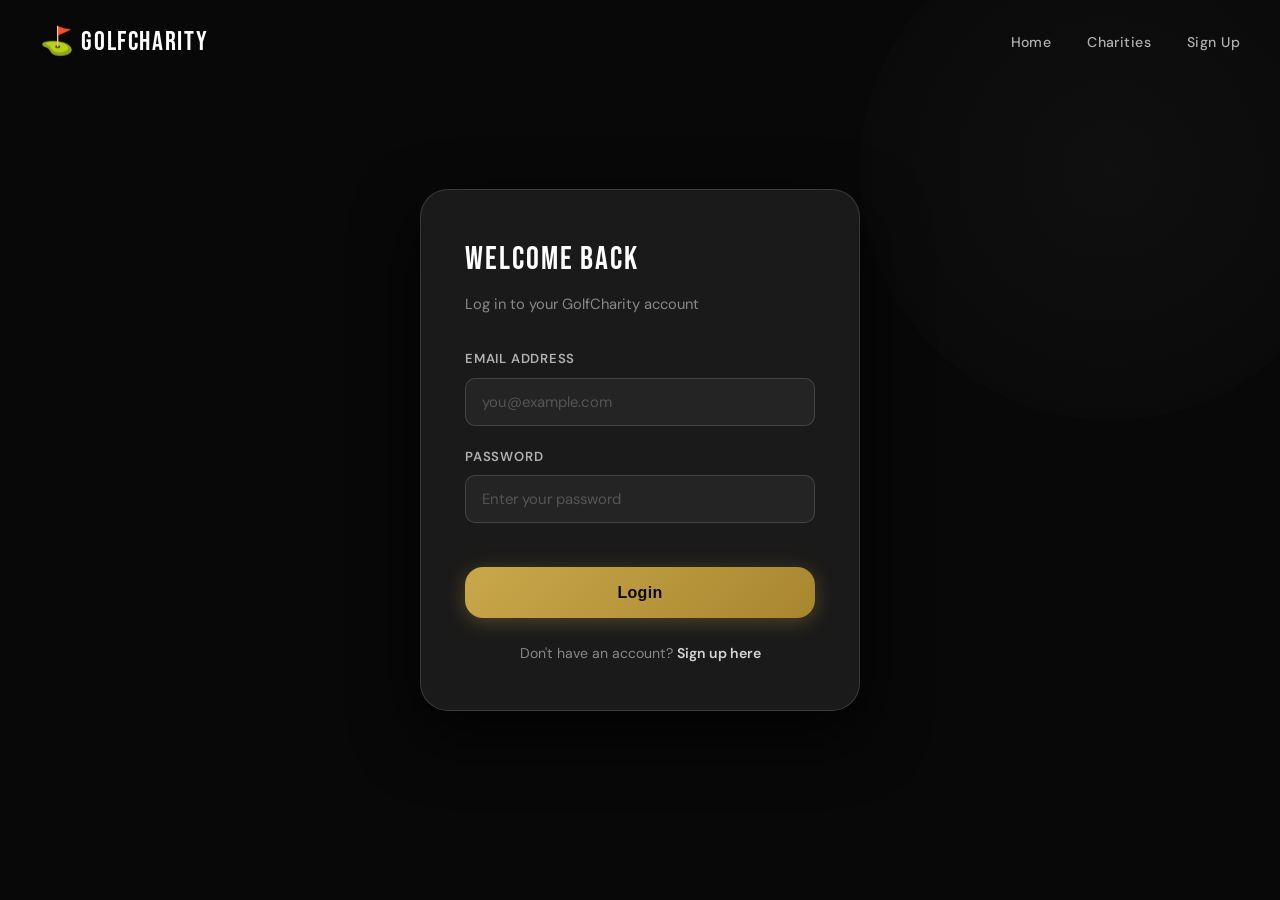
<file: frontend/login.html>
﻿<!DOCTYPE html>
<html lang="en">
<head>
    <meta charset="UTF-8">
    <meta name="viewport" content="width=device-width, initial-scale=1.0">
    <title>Login — GolfCharity</title>
    <link rel="preconnect" href="https://fonts.googleapis.com">
    <link href="https://fonts.googleapis.com/css2?family=Bebas+Neue&family=DM+Sans:wght@300;400;500;600;700&display=swap" rel="stylesheet">
    <link rel="stylesheet" href="css/style.css">
    <link rel="stylesheet" href="css/responsive.css">
</head>
<body>
    <nav class="navbar" id="navbar">
        <div class="nav-container">
            <div class="logo"><h2>⛳ GolfCharity</h2></div>
            <ul class="nav-menu">
                <li><a href="index.html">Home</a></li>
                <li><a href="charities.html">Charities</a></li>
                <li><a href="signup.html">Sign Up</a></li>
            </ul>
        </div>
    </nav>

    <div class="auth-container">
        <div class="auth-card">
            <h1>Welcome Back</h1>
            <p class="auth-subtitle">Log in to your GolfCharity account</p>

            <div id="errorMessage" class="error-message" style="display:none;"></div>
            <div id="successMessage" class="success-message" style="display:none;"></div>

            <form id="loginForm">
                <div class="form-group">
                    <label for="email">Email Address</label>
                    <input type="email" id="email" placeholder="you@example.com" required>
                </div>
                <div class="form-group">
                    <label for="password">Password</label>
                    <input type="password" id="password" placeholder="Enter your password" required>
                </div>
                <button type="submit" class="btn btn-primary btn-block btn-lg" style="margin-top: 1.5rem;">
                    Login
                </button>
            </form>

            <div class="auth-footer">
                Don't have an account? <a href="signup.html">Sign up here</a>
            </div>
        </div>
    </div>

    <script src="js/api.js"></script>
    <script src="js/utils.js"></script>
    <script>
        const navbar = document.getElementById('navbar');
        window.addEventListener('scroll', () => {
            navbar.classList.toggle('scrolled', window.scrollY > 50);
        });

        document.getElementById('loginForm').addEventListener('submit', async (e) => {
            e.preventDefault();
            const email    = document.getElementById('email').value.trim();
            const password = document.getElementById('password').value;

            if (!email || !password) { showError('Please fill in all fields'); return; }

            try {
                const response = await fetch(`${API_BASE}/api/auth/login`, {
                    method: 'POST',
                    headers: { 'Content-Type': 'application/json' },
                    body: JSON.stringify({ email, password })
                });
                const data = await response.json();
                if (!response.ok) throw new Error(data.error || 'Login failed');

                localStorage.setItem('token', data.token);
                localStorage.setItem('userId', data.user_id);
                showSuccess('Login successful! Redirecting...');
                setTimeout(() => window.location.href = 'dashboard.html', 1500);
            } catch (error) {
                showError(error.message);
            }
        });

        function showError(msg) {
            document.getElementById('errorMessage').textContent = msg;
            document.getElementById('errorMessage').style.display = 'block';
            document.getElementById('successMessage').style.display = 'none';
        }
        function showSuccess(msg) {
            document.getElementById('successMessage').textContent = msg;
            document.getElementById('successMessage').style.display = 'block';
            document.getElementById('errorMessage').style.display = 'none';
        }
    </script>
</body>
</html>
</file>
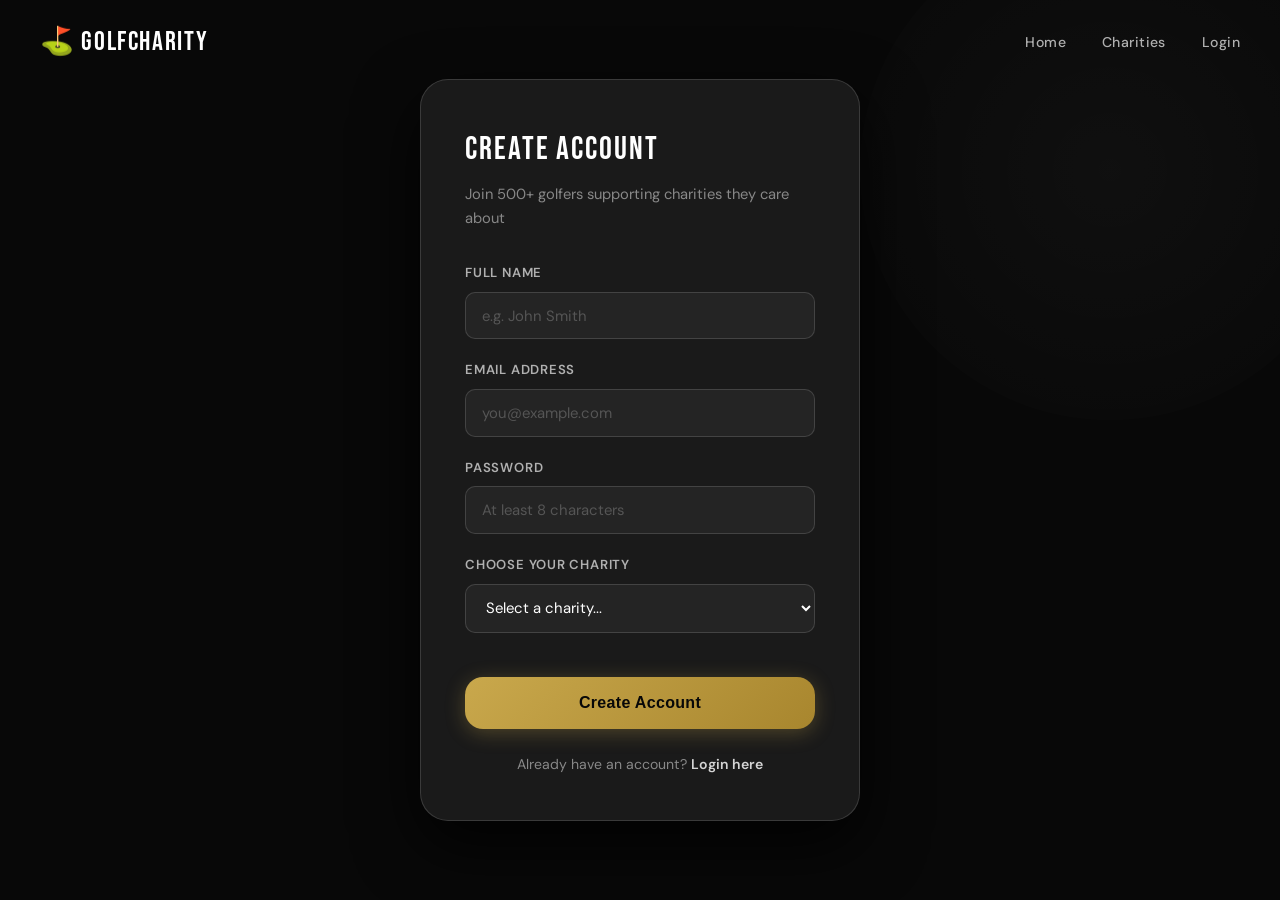
<file: frontend/signup.html>
﻿<!DOCTYPE html>
<html lang="en">
<head>
    <meta charset="UTF-8">
    <meta name="viewport" content="width=device-width, initial-scale=1.0">
    <title>Create Account — GolfCharity</title>
    <link rel="preconnect" href="https://fonts.googleapis.com">
    <link href="https://fonts.googleapis.com/css2?family=Bebas+Neue&family=DM+Sans:wght@300;400;500;600;700&display=swap" rel="stylesheet">
    <link rel="stylesheet" href="css/style.css">
    <link rel="stylesheet" href="css/responsive.css">
</head>
<body>
    <nav class="navbar" id="navbar">
        <div class="nav-container">
            <div class="logo"><h2>⛳ GolfCharity</h2></div>
            <ul class="nav-menu">
                <li><a href="index.html">Home</a></li>
                <li><a href="charities.html">Charities</a></li>
                <li><a href="login.html">Login</a></li>
            </ul>
        </div>
    </nav>

    <div class="auth-container">
        <div class="auth-card">
            <h1>Create Account</h1>
            <p class="auth-subtitle">Join 500+ golfers supporting charities they care about</p>

            <div id="errorMessage" class="error-message" style="display:none;"></div>
            <div id="successMessage" class="success-message" style="display:none;"></div>

            <form id="signupForm">
                <div class="form-group">
                    <label for="fullName">Full Name</label>
                    <input type="text" id="fullName" placeholder="e.g. John Smith" required>
                </div>
                <div class="form-group">
                    <label for="email">Email Address</label>
                    <input type="email" id="email" placeholder="you@example.com" required>
                </div>
                <div class="form-group">
                    <label for="password">Password</label>
                    <input type="password" id="password" placeholder="At least 8 characters" required>
                </div>
                <div class="form-group">
                    <label for="charity">Choose Your Charity</label>
                    <select id="charity" required>
                        <option value="">Select a charity...</option>
                    </select>
                </div>
                <button type="submit" class="btn btn-primary btn-block btn-lg" style="margin-top: 1.5rem;">
                    Create Account
                </button>
            </form>

            <div class="auth-footer">
                Already have an account? <a href="login.html">Login here</a>
            </div>
        </div>
    </div>

    <script src="js/api.js"></script>
    <script src="js/utils.js"></script>
    <script src="js/charities.js"></script>
    <script>
        const navbar = document.getElementById('navbar');
        window.addEventListener('scroll', () => {
            navbar.classList.toggle('scrolled', window.scrollY > 50);
        });

        async function loadCharitiesDropdown() {
            try {
                const charities = await getCharities();
                const select = document.getElementById('charity');
                charities.forEach(c => {
                    const option = document.createElement('option');
                    option.value = c.id;
                    option.textContent = c.name;
                    select.appendChild(option);
                });
            } catch (error) {
                console.error('Error loading charities:', error);
            }
        }

        document.getElementById('signupForm').addEventListener('submit', async (e) => {
            e.preventDefault();
            const fullName  = document.getElementById('fullName').value.trim();
            const email     = document.getElementById('email').value.trim();
            const password  = document.getElementById('password').value;
            const charityId = document.getElementById('charity').value;

            if (!fullName || !email || !password || !charityId) {
                showError('Please fill in all fields'); return;
            }
            if (password.length < 8) {
                showError('Password must be at least 8 characters'); return;
            }

            try {
                const response = await fetch(`${API_BASE}/api/auth/signup`, {
                    method: 'POST',
                    headers: { 'Content-Type': 'application/json' },
                    body: JSON.stringify({ full_name: fullName, email, password, charity_id: charityId })
                });
                const data = await response.json();
                if (!response.ok) throw new Error(data.error || 'Signup failed');

                showSuccess('Account created! Redirecting to login...');
                setTimeout(() => window.location.href = 'login.html', 1500);
            } catch (error) {
                showError(error.message);
            }
        });

        function showError(msg) {
            document.getElementById('errorMessage').textContent = msg;
            document.getElementById('errorMessage').style.display = 'block';
            document.getElementById('successMessage').style.display = 'none';
        }
        function showSuccess(msg) {
            document.getElementById('successMessage').textContent = msg;
            document.getElementById('successMessage').style.display = 'block';
            document.getElementById('errorMessage').style.display = 'none';
        }

        loadCharitiesDropdown();
    </script>
</body>
</html>
</file>
<file: frontend/css/style.css>
﻿@import url('https://fonts.googleapis.com/css2?family=Bebas+Neue&family=DM+Sans:wght@300;400;500;600;700&display=swap');

:root {
  /* ── BLACK & GREY PALETTE ── */
  --black:       #080808;
  --black-2:     #111111;
  --black-3:     #1a1a1a;
  --charcoal:    #242424;
  --charcoal-2:  #2e2e2e;
  --mid:         #3d3d3d;
  --gray-dark:   #555555;
  --gray:        #888888;
  --gray-light:  #b0b0b0;
  --silver:      #d4d4d4;
  --off-white:   #efefef;
  --white:       #ffffff;

  /* ── ACCENTS (subtle) ── */
  --accent:      #c8c8c8;
  --accent-glow: rgba(200,200,200,0.12);
  --gold:        #c9a84c;   /* single warm note for CTAs */
  --gold-dark:   #a8862e;

  /* ── SEMANTIC ── */
  --danger:  #e05252;
  --success: #52e0a0;
  --border:  rgba(255,255,255,0.08);
  --border-light: rgba(255,255,255,0.14);

  /* ── SHADOWS ── */
  --shadow-sm:  0 1px 4px rgba(0,0,0,0.5);
  --shadow-md:  0 4px 20px rgba(0,0,0,0.6);
  --shadow-lg:  0 12px 40px rgba(0,0,0,0.7);
  --shadow-xl:  0 24px 64px rgba(0,0,0,0.8);

  /* ── SHAPE ── */
  --radius:    10px;
  --radius-lg: 18px;
  --radius-xl: 28px;

  /* ── MOTION ── */
  --transition:      all 0.28s cubic-bezier(0.4,0,0.2,1);
  --transition-slow: all 0.5s  cubic-bezier(0.4,0,0.2,1);
}

/* ═══════════════════════════════════════ RESET */
*, *::before, *::after { margin:0; padding:0; box-sizing:border-box; }
html { scroll-behavior:smooth; }

body {
  font-family: 'DM Sans', system-ui, sans-serif;
  background: var(--black);
  color: var(--silver);
  line-height: 1.65;
  overflow-x: hidden;
}

a  { text-decoration:none; color:inherit; }
ul { list-style:none; }
img{ max-width:100%; }

/* ═══════════════════════════════════════ NAVBAR */
.navbar {
  position: fixed;
  top: 0; left: 0; right: 0;
  z-index: 1000;
  padding: 1.25rem 2rem;
  background: transparent;
  backdrop-filter: blur(0px);
  transition: var(--transition-slow);
}

.navbar.scrolled {
  background: rgba(8,8,8,0.92);
  backdrop-filter: blur(20px);
  border-bottom: 1px solid var(--border);
  box-shadow: 0 4px 30px rgba(0,0,0,0.5);
  padding: 0.85rem 2rem;
}

.nav-container {
  width: 100%;
  max-width: 1200px;
  margin: 0 auto;
  display: flex;
  align-items: center;
  justify-content: space-between;
}

.logo h2 {
  font-family: 'Bebas Neue', sans-serif;
  font-size: 1.7rem;
  font-weight: 400;
  color: var(--white);
  letter-spacing: 0.06em;
  transition: var(--transition);
}
.logo h2:hover { color: var(--silver); }

.nav-menu {
  display: flex;
  align-items: center;
  gap: 2.25rem;
}

.nav-menu a {
  font-size: 0.88rem;
  font-weight: 500;
  color: var(--gray-light);
  letter-spacing: 0.03em;
  transition: var(--transition);
  position: relative;
}

.nav-menu a::after {
  content: '';
  position: absolute;
  bottom: -4px; left: 0;
  width: 0; height: 1px;
  background: var(--white);
  transition: width 0.3s ease;
}
.nav-menu a:hover { color: var(--white); }
.nav-menu a:hover::after { width: 100%; }

/* ── Dropdown ── */
#userMenuLink { position: relative; }
.dropdown-menu {
  display: none;
  position: absolute;
  top: calc(100% + 12px);
  right: 0;
  background: var(--black-3);
  border: 1px solid var(--border-light);
  border-radius: var(--radius);
  box-shadow: var(--shadow-lg);
  min-width: 170px;
  padding: 0.5rem 0;
  z-index: 200;
  animation: fadeDown 0.2s ease;
}

@keyframes fadeDown {
  from { opacity:0; transform:translateY(-8px); }
  to   { opacity:1; transform:translateY(0); }
}

#userMenuLink:hover .dropdown-menu { display: block; }

.dropdown-menu li a {
  display: block;
  padding: 0.6rem 1.1rem;
  font-size: 0.88rem;
  color: var(--gray-light) !important;
  transition: var(--transition);
}
.dropdown-menu li a:hover {
  background: var(--charcoal);
  color: var(--white) !important;
  padding-left: 1.4rem;
}

/* ═══════════════════════════════════════ BUTTONS */
.btn {
  display: inline-flex;
  align-items: center;
  justify-content: center;
  gap: 0.5rem;
  padding: 0.8rem 1.75rem;
  border-radius: var(--radius);
  font-size: 0.9rem;
  font-weight: 600;
  cursor: pointer;
  border: none;
  transition: var(--transition);
  white-space: nowrap;
  position: relative;
  overflow: hidden;
  letter-spacing: 0.02em;
}

/* Shimmer sweep */
.btn::after {
  content: '';
  position: absolute;
  top: 0; left: -100%;
  width: 100%; height: 100%;
  background: linear-gradient(90deg, transparent, rgba(255,255,255,0.08), transparent);
  transition: left 0.4s ease;
}
.btn:hover::after { left: 100%; }

/* Primary — gold accent */
.btn-primary {
  background: linear-gradient(135deg, var(--gold), var(--gold-dark));
  color: var(--black);
  box-shadow: 0 4px 20px rgba(201,168,76,0.3);
}
.btn-primary:hover {
  transform: translateY(-3px);
  box-shadow: 0 8px 30px rgba(201,168,76,0.5);
}
.btn-primary:active { transform: translateY(-1px); }

/* Secondary — ghost */
.btn-secondary {
  background: rgba(255,255,255,0.06);
  color: var(--white);
  border: 1px solid rgba(255,255,255,0.2);
  backdrop-filter: blur(10px);
}
.btn-secondary:hover {
  background: rgba(255,255,255,0.12);
  border-color: rgba(255,255,255,0.4);
  transform: translateY(-3px);
}

/* Outline */
.btn-outline {
  background: transparent;
  color: var(--silver);
  border: 1px solid var(--mid);
}
.btn-outline:hover {
  background: var(--charcoal);
  color: var(--white);
  border-color: var(--gray);
  transform: translateY(-3px);
}

/* Success */
.btn-success {
  background: linear-gradient(135deg, #4ade80, #16a34a);
  color: var(--black);
}
.btn-success:hover { transform: translateY(-3px); }

.btn-danger  { background: var(--danger); color: #fff; }
.btn-block   { width: 100%; }
.btn-lg      { padding: 1.05rem 2.25rem; font-size: 1rem; border-radius: var(--radius-lg); }

/* ═══════════════════════════════════════ HERO
   KEY FIX: enough bottom padding + z-index isolation */
.hero {
  min-height: 100vh;
  background: var(--black);
  display: flex;
  align-items: center;
  justify-content: center;
  position: relative;
  overflow: hidden;           /* keeps pseudo-elements inside */
  padding: 7rem 2rem 8rem;    /* extra bottom so stats clear the section below */
  isolation: isolate;         /* new stacking context — nothing bleeds through */
}

/* Subtle radial atmosphere */
.hero::before {
  content: '';
  position: absolute;
  width: 700px; height: 700px;
  background: radial-gradient(circle, rgba(255,255,255,0.04) 0%, transparent 70%);
  top: -150px; right: -150px;
  border-radius: 50%;
  animation: pulse 8s ease-in-out infinite;
  z-index: 0;
}
.hero::after {
  content: '';
  position: absolute;
  width: 500px; height: 500px;
  background: radial-gradient(circle, rgba(201,168,76,0.06) 0%, transparent 70%);
  bottom: -100px; left: -100px;
  border-radius: 50%;
  animation: pulse 10s ease-in-out infinite reverse;
  z-index: 0;
}

/* Noise grain overlay */
.hero-grain {
  position: absolute;
  inset: 0;
  background-image: url("data:image/svg+xml,%3Csvg viewBox='0 0 256 256' xmlns='http://www.w3.org/2000/svg'%3E%3Cfilter id='n'%3E%3CfeTurbulence type='fractalNoise' baseFrequency='0.9' numOctaves='4' stitchTiles='stitch'/%3E%3C/filter%3E%3Crect width='100%25' height='100%25' filter='url(%23n)' opacity='0.04'/%3E%3C/svg%3E");
  pointer-events: none;
  z-index: 0;
}

@keyframes pulse {
  0%,100% { transform: scale(1); opacity:1; }
  50%      { transform: scale(1.08); opacity:0.7; }
}

@keyframes slideInUp {
  from { opacity:0; transform:translateY(36px); }
  to   { opacity:1; transform:translateY(0); }
}

.hero-content {
  position: relative;
  z-index: 1;
  text-align: center;
  max-width: 820px;
}

.hero-badge {
  display: inline-flex;
  align-items: center;
  gap: 0.5rem;
  background: rgba(255,255,255,0.05);
  border: 1px solid rgba(255,255,255,0.12);
  color: var(--gray-light);
  padding: 0.45rem 1.1rem;
  border-radius: 99px;
  font-size: 0.82rem;
  font-weight: 500;
  letter-spacing: 0.04em;
  margin-bottom: 1.75rem;
  backdrop-filter: blur(8px);
  animation: slideInUp 0.8s ease 0.1s both;
}

.hero h1 {
  font-family: 'Bebas Neue', sans-serif;
  font-size: clamp(3.5rem, 7vw, 6rem);
  font-weight: 400;
  color: var(--white);
  line-height: 1.05;
  letter-spacing: 0.04em;
  margin-bottom: 1.5rem;
  animation: slideInUp 0.8s ease 0.2s both;
}

.hero h1 span {
  background: linear-gradient(135deg, var(--silver), var(--gold) 60%, var(--silver));
  -webkit-background-clip: text;
  -webkit-text-fill-color: transparent;
  background-clip: text;
  background-size: 200% 200%;
  animation: shimmer 4s ease-in-out infinite;
}

@keyframes shimmer {
  0%,100% { background-position: 0% 50%; }
  50%      { background-position: 100% 50%; }
}

.hero p {
  font-size: 1.12rem;
  color: var(--gray);
  max-width: 560px;
  margin: 0 auto 2.75rem;
  line-height: 1.8;
  animation: slideInUp 0.8s ease 0.3s both;
}

.cta-buttons {
  display: flex;
  gap: 1rem;
  justify-content: center;
  flex-wrap: wrap;
  animation: slideInUp 0.8s ease 0.4s both;
}

/* ── Hero Stats ── */
.hero-stats {
  display: flex;
  gap: 0;
  justify-content: center;
  margin-top: 5rem;
  flex-wrap: wrap;
  animation: slideInUp 0.8s ease 0.55s both;
  border: 1px solid var(--border-light);
  border-radius: var(--radius-lg);
  background: rgba(255,255,255,0.03);
  backdrop-filter: blur(12px);
  overflow: hidden;
  max-width: 600px;
  margin-left: auto;
  margin-right: auto;
}

.hero-stat {
  flex: 1;
  min-width: 140px;
  padding: 1.5rem 1.25rem;
  text-align: center;
  border-right: 1px solid var(--border);
  transition: var(--transition);
  cursor: default;
}
.hero-stat:last-child { border-right: none; }
.hero-stat:hover { background: rgba(255,255,255,0.04); }

.hero-stat-num {
  font-family: 'Bebas Neue', sans-serif;
  font-size: 2.2rem;
  letter-spacing: 0.05em;
  color: var(--white);
  display: block;
}

.hero-stat-label {
  font-size: 0.78rem;
  color: var(--gray);
  text-transform: uppercase;
  letter-spacing: 0.08em;
  margin-top: 0.2rem;
}

/* ═══════════════════════════════════════ DIVIDER */
.section-divider {
  height: 1px;
  background: linear-gradient(90deg, transparent, var(--border-light), transparent);
  margin: 0 2rem;
}

/* ═══════════════════════════════════════ SECTIONS */
.section     { padding: 6rem 2rem; }
.section-alt { background: var(--black-2); }

.container {
  max-width: 1200px;
  margin: 0 auto;
}

.section-header {
  text-align: center;
  margin-bottom: 3.5rem;
}

.section-tag {
  display: inline-block;
  background: rgba(255,255,255,0.06);
  border: 1px solid var(--border-light);
  color: var(--gray-light);
  padding: 0.3rem 1rem;
  border-radius: 99px;
  font-size: 0.75rem;
  font-weight: 600;
  text-transform: uppercase;
  letter-spacing: 0.1em;
  margin-bottom: 0.9rem;
}

.section-header h2 {
  font-family: 'Bebas Neue', sans-serif;
  font-size: clamp(2.2rem, 4vw, 3.2rem);
  font-weight: 400;
  color: var(--white);
  letter-spacing: 0.06em;
  margin-bottom: 0.75rem;
}

.section-header p {
  font-size: 1rem;
  color: var(--gray);
  max-width: 520px;
  margin: 0 auto;
  line-height: 1.75;
}

/* ═══════════════════════════════════════ HOW IT WORKS */
.steps-grid {
  display: grid;
  grid-template-columns: repeat(auto-fit, minmax(220px, 1fr));
  gap: 1.5rem;
}

.step-card {
  background: var(--black-3);
  border: 1px solid var(--border);
  border-radius: var(--radius-lg);
  padding: 2.25rem 1.75rem;
  text-align: center;
  transition: var(--transition-slow);
  position: relative;
  overflow: hidden;
  cursor: pointer;
}

.step-card::before {
  content: '';
  position: absolute;
  top: 0; left: 0; right: 0;
  height: 2px;
  background: linear-gradient(90deg, var(--gray-dark), var(--silver), var(--gray-dark));
  transform: scaleX(0);
  transition: transform 0.4s ease;
  transform-origin: left;
}

.step-card:hover {
  border-color: var(--mid);
  transform: translateY(-10px);
  box-shadow: 0 20px 48px rgba(0,0,0,0.6);
}
.step-card:hover::before { transform: scaleX(1); }

.step-number {
  width: 54px; height: 54px;
  background: var(--charcoal);
  border: 1px solid var(--mid);
  color: var(--silver);
  border-radius: 50%;
  display: flex;
  align-items: center;
  justify-content: center;
  font-family: 'Bebas Neue', sans-serif;
  font-size: 1.4rem;
  letter-spacing: 0.05em;
  margin: 0 auto 1.5rem;
  transition: var(--transition);
}

.step-card:hover .step-number {
  background: var(--mid);
  border-color: var(--silver);
  color: var(--white);
  box-shadow: 0 0 20px rgba(255,255,255,0.08);
}

.step-card h3 {
  font-size: 1rem;
  font-weight: 700;
  margin-bottom: 0.6rem;
  color: var(--white);
  letter-spacing: 0.02em;
}

.step-card p { font-size: 0.88rem; color: var(--gray); line-height: 1.7; }

/* ═══════════════════════════════════════ IMPACT */
.impact-section {
  background: var(--black-3);
  border-top: 1px solid var(--border);
  border-bottom: 1px solid var(--border);
  padding: 5rem 2rem;
  text-align: center;
  position: relative;
  overflow: hidden;
}

.impact-section::before {
  content: '';
  position: absolute;
  inset: 0;
  background: radial-gradient(ellipse at center, rgba(255,255,255,0.025) 0%, transparent 70%);
  pointer-events: none;
}

.impact-section h2 {
  font-family: 'Bebas Neue', sans-serif;
  font-size: clamp(2rem, 4vw, 3rem);
  font-weight: 400;
  letter-spacing: 0.06em;
  color: var(--white);
  margin-bottom: 0.75rem;
  position: relative; z-index: 1;
}

.impact-section p {
  color: var(--gray);
  font-size: 1rem;
  margin-bottom: 3rem;
  position: relative; z-index: 1;
}

.impact-grid {
  display: grid;
  grid-template-columns: repeat(auto-fit, minmax(180px, 1fr));
  gap: 1.5rem;
  max-width: 900px;
  margin: 0 auto;
  position: relative; z-index: 1;
}

.impact-card {
  background: rgba(255,255,255,0.03);
  border: 1px solid var(--border);
  border-radius: var(--radius-lg);
  padding: 2rem 1.5rem;
  transition: var(--transition);
  cursor: pointer;
}

.impact-card:hover {
  background: rgba(255,255,255,0.06);
  border-color: var(--mid);
  transform: translateY(-6px);
  box-shadow: var(--shadow-md);
}

.impact-number {
  font-family: 'Bebas Neue', sans-serif;
  font-size: 2.8rem;
  letter-spacing: 0.04em;
  background: linear-gradient(135deg, var(--silver), var(--white));
  -webkit-background-clip: text;
  -webkit-text-fill-color: transparent;
  background-clip: text;
  display: block;
}

.impact-label {
  font-size: 0.85rem;
  color: var(--gray);
  margin-top: 0.35rem;
  line-height: 1.5;
}

/* ═══════════════════════════════════════ PRICING */
.pricing-grid {
  display: grid;
  grid-template-columns: repeat(auto-fit, minmax(280px, 1fr));
  gap: 1.5rem;
  max-width: 680px;
  margin: 0 auto;
}

.pricing-card {
  background: var(--black-3);
  border: 1px solid var(--border);
  border-radius: var(--radius-xl);
  padding: 2.75rem 2rem;
  text-align: center;
  transition: var(--transition-slow);
  position: relative;
  cursor: pointer;
}

.pricing-card.featured {
  border-color: rgba(201,168,76,0.4);
  background: linear-gradient(160deg, var(--black-3), rgba(201,168,76,0.04));
  box-shadow: 0 0 0 1px rgba(201,168,76,0.15), var(--shadow-md);
}

.pricing-card:hover {
  transform: translateY(-10px);
  box-shadow: var(--shadow-xl);
}

.pricing-badge {
  position: absolute;
  top: -13px;
  left: 50%;
  transform: translateX(-50%);
  background: linear-gradient(135deg, var(--gold), var(--gold-dark));
  color: var(--black);
  font-size: 0.72rem;
  font-weight: 700;
  padding: 0.3rem 1rem;
  border-radius: 99px;
  white-space: nowrap;
  letter-spacing: 0.05em;
  text-transform: uppercase;
}

.pricing-name {
  font-size: 1rem;
  font-weight: 700;
  color: var(--white);
  letter-spacing: 0.03em;
  margin-bottom: 0.3rem;
}

.pricing-desc {
  font-size: 0.85rem;
  color: var(--gray);
  margin-bottom: 1.5rem;
}

.pricing-price {
  font-family: 'Bebas Neue', sans-serif;
  font-size: 3.5rem;
  letter-spacing: 0.03em;
  color: var(--white);
  margin-bottom: 2rem;
}
.pricing-price span {
  font-family: 'DM Sans', sans-serif;
  font-size: 1rem;
  color: var(--gray);
  font-weight: 400;
}

/* ═══════════════════════════════════════ CHARITIES */
.charities-grid {
  display: grid;
  grid-template-columns: repeat(auto-fit, minmax(280px, 1fr));
  gap: 1.5rem;
}

.charity-card {
  background: var(--black-3);
  border: 1px solid var(--border);
  border-radius: var(--radius-lg);
  overflow: hidden;
  transition: var(--transition-slow);
  cursor: pointer;
}

.charity-card:hover {
  transform: translateY(-8px);
  border-color: var(--mid);
  box-shadow: var(--shadow-lg);
}

/* ═══════════════════════════════════════ AUTH */
.auth-container {
  min-height: 100vh;
  display: flex;
  align-items: center;
  justify-content: center;
  background: var(--black);
  padding: 2rem;
  position: relative;
  overflow: hidden;
}

.auth-container::before {
  content: '';
  position: absolute;
  width: 500px; height: 500px;
  background: radial-gradient(circle, rgba(255,255,255,0.03), transparent);
  top: -80px; right: -80px;
  border-radius: 50%;
}

.auth-card {
  background: var(--black-3);
  border: 1px solid var(--border-light);
  border-radius: var(--radius-xl);
  padding: 2.75rem;
  width: 100%;
  max-width: 440px;
  box-shadow: var(--shadow-xl);
  position: relative;
  z-index: 1;
  animation: slideInUp 0.5s ease;
}

.auth-card h1 {
  font-family: 'Bebas Neue', sans-serif;
  font-size: 2rem;
  font-weight: 400;
  color: var(--white);
  letter-spacing: 0.06em;
  margin-bottom: 0.3rem;
}

.auth-subtitle { color: var(--gray); margin-bottom: 2rem; font-size: 0.92rem; }

/* ═══════════════════════════════════════ FORMS */
.form-group { margin-bottom: 1.25rem; }

.form-group label {
  display: block;
  font-size: 0.82rem;
  font-weight: 600;
  color: var(--gray-light);
  margin-bottom: 0.5rem;
  text-transform: uppercase;
  letter-spacing: 0.06em;
}

.form-group input,
.form-group select,
.form-group textarea {
  width: 100%;
  padding: 0.8rem 1rem;
  border: 1px solid var(--border-light);
  border-radius: var(--radius);
  font-size: 0.93rem;
  color: var(--white);
  background: var(--charcoal);
  transition: var(--transition);
  outline: none;
  font-family: inherit;
}

.form-group input:focus,
.form-group select:focus,
.form-group textarea:focus {
  border-color: var(--gray);
  box-shadow: 0 0 0 3px rgba(255,255,255,0.05);
}

.form-group input::placeholder { color: var(--gray-dark); }

.form-group select option { background: var(--charcoal); }

.auth-footer {
  text-align: center;
  margin-top: 1.5rem;
  font-size: 0.88rem;
  color: var(--gray);
}
.auth-footer a { color: var(--silver); font-weight: 600; }
.auth-footer a:hover { color: var(--white); }

/* ═══════════════════════════════════════ MESSAGES */
.error-message {
  background: rgba(224,82,82,0.1);
  border: 1px solid rgba(224,82,82,0.3);
  color: #f87171;
  padding: 0.75rem 1rem;
  border-radius: var(--radius);
  font-size: 0.875rem;
  margin-bottom: 1rem;
  animation: slideInUp 0.3s ease;
}

.success-message {
  background: rgba(82,224,160,0.1);
  border: 1px solid rgba(82,224,160,0.3);
  color: #6ee7b7;
  padding: 0.75rem 1rem;
  border-radius: var(--radius);
  font-size: 0.875rem;
  margin-bottom: 1rem;
  animation: slideInUp 0.3s ease;
}

/* ═══════════════════════════════════════ DASHBOARD */
.dashboard-header {
  background: var(--black-2);
  border-bottom: 1px solid var(--border);
  padding: 7rem 2rem 3rem;
  color: var(--white);
}

.dashboard-header h1 {
  font-family: 'Bebas Neue', sans-serif;
  font-size: 2.2rem;
  font-weight: 400;
  letter-spacing: 0.06em;
}

.dashboard-header .subtitle { color: var(--gray); margin-top: 0.3rem; }

.header-content {
  display: flex;
  align-items: center;
  justify-content: space-between;
  flex-wrap: wrap;
  gap: 1rem;
  max-width: 1200px;
  margin: 0 auto;
}

.badge {
  display: inline-flex;
  align-items: center;
  padding: 0.35rem 1rem;
  border-radius: 99px;
  font-size: 0.75rem;
  font-weight: 700;
  text-transform: uppercase;
  letter-spacing: 0.06em;
}

.badge.active   { background: rgba(82,224,160,0.15); color: #6ee7b7; border: 1px solid rgba(82,224,160,0.3); }
.badge.inactive { background: rgba(224,82,82,0.15); color: #f87171;  border: 1px solid rgba(224,82,82,0.3); }

.dashboard-tabs {
  background: var(--black-2);
  border-bottom: 1px solid var(--border);
  padding: 0 2rem;
  position: sticky;
  top: 0;
  z-index: 100;
}

.dashboard-tabs .container { display: flex; gap: 0; }

.tab-btn {
  padding: 1rem 1.5rem;
  border: none;
  background: transparent;
  color: var(--gray);
  font-size: 0.88rem;
  font-weight: 600;
  cursor: pointer;
  border-bottom: 2px solid transparent;
  transition: var(--transition);
  font-family: inherit;
  letter-spacing: 0.02em;
}

.tab-btn.active { color: var(--white); border-bottom-color: var(--white); }
.tab-btn:hover  { color: var(--silver); }

.dashboard-container { padding: 2rem; max-width: 1200px; margin: 0 auto; }

.tab-content         { display: none; animation: slideInUp 0.3s ease; }
.tab-content.active  { display: block; }

/* ═══════════════════════════════════════ CARDS */
.card {
  background: var(--black-3);
  border: 1px solid var(--border);
  border-radius: var(--radius-lg);
  padding: 1.75rem;
  margin-bottom: 1.5rem;
  transition: var(--transition);
}

.card:hover { border-color: var(--mid); box-shadow: var(--shadow-md); }

.card h2 {
  font-size: 1.05rem;
  font-weight: 700;
  color: var(--white);
  margin-bottom: 1.25rem;
  letter-spacing: 0.02em;
}

.stats-grid {
  display: grid;
  grid-template-columns: repeat(auto-fit, minmax(160px, 1fr));
  gap: 1rem;
  margin-bottom: 1.5rem;
}

.stat-card {
  background: var(--charcoal);
  border: 1px solid var(--border);
  border-radius: var(--radius);
  padding: 1.25rem;
  text-align: center;
  transition: var(--transition);
  cursor: pointer;
}

.stat-card:hover {
  transform: translateY(-4px);
  border-color: var(--mid);
  box-shadow: var(--shadow-md);
}

.stat-card h3 {
  font-size: 0.75rem;
  color: var(--gray);
  font-weight: 600;
  text-transform: uppercase;
  letter-spacing: 0.07em;
  margin-bottom: 0.5rem;
}

.stat-value {
  font-family: 'Bebas Neue', sans-serif;
  font-size: 2rem;
  letter-spacing: 0.05em;
  color: var(--white);
}

/* ═══════════════════════════════════════ SCORE ITEMS */
.score-item {
  display: flex;
  align-items: center;
  justify-content: space-between;
  padding: 1rem 1.25rem;
  background: var(--charcoal);
  border: 1px solid var(--border);
  border-radius: var(--radius);
  margin-bottom: 0.75rem;
  transition: var(--transition);
}

.score-item:hover {
  border-color: var(--mid);
  transform: translateX(4px);
  background: var(--charcoal-2);
}

.score-value {
  font-family: 'Bebas Neue', sans-serif;
  font-size: 1.6rem;
  letter-spacing: 0.04em;
  color: var(--white);
  min-width: 50px;
}

.score-date   { font-size: 0.83rem; color: var(--gray); }
.score-actions { display: flex; gap: 0.5rem; }

.form-row {
  display: grid;
  grid-template-columns: 1fr 1fr auto;
  gap: 1rem;
  align-items: end;
}

/* ═══════════════════════════════════════ FOOTER */
.footer {
  background: var(--black);
  border-top: 1px solid var(--border);
  color: var(--gray-dark);
  text-align: center;
  padding: 2.5rem 2rem;
  font-size: 0.85rem;
  letter-spacing: 0.03em;
}

/* ═══════════════════════════════════════ PAGE HEADER */
.page-header {
  background: var(--black-2);
  border-bottom: 1px solid var(--border);
  padding: 7rem 2rem 3rem;
  text-align: center;
  color: var(--white);
  position: relative;
  overflow: hidden;
}

.page-header::before {
  content: '';
  position: absolute;
  width: 400px; height: 400px;
  background: radial-gradient(circle, rgba(255,255,255,0.02), transparent);
  top: -60px; left: -60px;
  border-radius: 50%;
}

.page-header h1 {
  font-family: 'Bebas Neue', sans-serif;
  font-size: 2.8rem;
  font-weight: 400;
  letter-spacing: 0.06em;
  position: relative; z-index: 1;
}

.page-header p {
  color: var(--gray);
  margin-top: 0.5rem;
  font-size: 1rem;
  position: relative; z-index: 1;
}

/* ═══════════════════════════════════════ ADMIN */
.admin-header {
  background: var(--black-2);
  border-bottom: 1px solid var(--border);
  padding: 7rem 2rem 3rem;
  color: var(--white);
}

.admin-header h1 {
  font-family: 'Bebas Neue', sans-serif;
  font-size: 2.2rem;
  font-weight: 400;
  letter-spacing: 0.06em;
  max-width: 1200px;
  margin: 0 auto;
}

.admin-tabs {
  background: var(--black-2);
  border-bottom: 1px solid var(--border);
  padding: 0 2rem;
  position: sticky;
  top: 0;
  z-index: 100;
}

.admin-tabs .container { display: flex; gap: 0; }
.admin-container { padding: 2rem; max-width: 1200px; margin: 0 auto; }

/* ═══════════════════════════════════════ TABLE */
table { width: 100%; border-collapse: collapse; }

th {
  text-align: left;
  font-size: 0.75rem;
  font-weight: 700;
  color: var(--gray);
  text-transform: uppercase;
  letter-spacing: 0.08em;
  padding: 0.75rem 1rem;
  border-bottom: 1px solid var(--border);
}

td {
  padding: 0.9rem 1rem;
  border-bottom: 1px solid var(--border);
  font-size: 0.9rem;
  color: var(--silver);
}

tr:last-child td { border-bottom: none; }
tr:hover td { background: rgba(255,255,255,0.02); }

/* ═══════════════════════════════════════ MISC */
.loading {
  color: var(--gray);
  font-style: italic;
  text-align: center;
  padding: 2rem;
}

/* Notification */
.notification {
  position: fixed;
  top: 80px; right: 20px;
  padding: 1rem 1.5rem;
  border-radius: var(--radius);
  color: var(--white);
  font-weight: 600;
  font-size: 0.88rem;
  z-index: 9999;
  box-shadow: var(--shadow-lg);
  animation: slideInRight 0.3s ease;
  border: 1px solid var(--border-light);
  max-width: 340px;
  backdrop-filter: blur(16px);
}

.notification.success { background: rgba(82,224,160,0.15); border-left: 3px solid var(--success); }
.notification.error   { background: rgba(224,82,82,0.15);  border-left: 3px solid var(--danger); }

@keyframes slideInRight {
  from { transform: translateX(400px); opacity: 0; }
  to   { transform: translateX(0);    opacity: 1; }
}

/* Fade-up scroll animation */
.fade-up {
  opacity: 0;
  transform: translateY(28px);
  transition: opacity 0.6s ease, transform 0.6s ease;
}
.fade-up.visible { opacity: 1; transform: translateY(0); }

/* Ripple */
.ripple {
  position: absolute;
  border-radius: 50%;
  background: rgba(255,255,255,0.15);
  transform: scale(0);
  animation: ripple 0.6s ease-out;
  pointer-events: none;
}

@keyframes ripple {
  to { transform: scale(4); opacity: 0; }
}

/* Spinner */
.spinner {
  display: inline-block;
  width: 14px; height: 14px;
  border: 2px solid rgba(255,255,255,0.2);
  border-top-color: white;
  border-radius: 50%;
  animation: spin 0.8s linear infinite;
  margin-right: 6px;
}

@keyframes spin { to { transform: rotate(360deg); } }

/* Confetti */
@keyframes fall {
  to { transform: translateY(100vh) rotate(360deg); opacity: 0; }
}

.draw-number {
  display: inline-block;
  font-family: 'Bebas Neue', sans-serif;
  font-size: 1.6rem;
  color: var(--white);
  margin: 0 0.25rem;
  animation: slideInUp 0.3s ease;
}

/* Scroll progress bar */
.scroll-progress-bar {
  position: fixed;
  top: 0; left: 0;
  height: 2px;
  background: linear-gradient(90deg, var(--gray-dark), var(--white));
  z-index: 9999;
}

/* Cursor glow */
.cursor-glow {
  position: fixed;
  width: 28px; height: 28px;
  border: 1px solid rgba(255,255,255,0.25);
  border-radius: 50%;
  pointer-events: none;
  z-index: 9998;
  box-shadow: 0 0 16px rgba(255,255,255,0.06);
  transition: transform 0.1s ease;
}

/* ═══════════════════════════════════════ RESPONSIVE */
@media (max-width: 768px) {
  .form-row { grid-template-columns: 1fr; }
  .nav-menu { gap: 1.1rem; font-size: 0.82rem; }
  .cta-buttons { flex-direction: column; width: 100%; }
  .cta-buttons .btn { width: 100%; }
  .hero-stats { flex-wrap: wrap; }
  .steps-grid { grid-template-columns: 1fr; }
  .notification { right: 1rem; left: 1rem; max-width: calc(100% - 2rem); }
}

@media (max-width: 480px) {
  .navbar { padding: 0.6rem 1rem; }
  .nav-menu { gap: 0.75rem; font-size: 0.75rem; }
  .hero { padding: 5rem 1.25rem 4rem; }
  .auth-card { padding: 1.75rem 1.25rem; }
  .section { padding: 3rem 1.25rem; }
  .dashboard-tabs { padding: 0; }
  .dashboard-tabs .tab-btn { padding: 0.65rem 0.75rem; font-size: 0.72rem; }
}
</file>
<file: frontend/css/responsive.css>
﻿/* ============================================ RESPONSIVE ============================================ */

@media (max-width: 768px) {
    .navbar { padding: 0.75rem 1rem; }
    .logo h2 { font-size: 1.2rem; }
    .nav-menu { gap: 0.8rem; font-size: 0.82rem; }

    .hero { padding: 5rem 1.25rem 4rem; }
    .hero p { font-size: 1rem; }

    .cta-buttons { flex-direction: column; }
    .cta-buttons .btn { width: 100%; }

    .hero-stats { flex-wrap: wrap; }
    .hero-stat-num { font-size: 1.6rem; }
    .hero-stat-label { font-size: 0.72rem; }

    .section { padding: 3rem 1.5rem; }
    .section-header h2 { font-size: clamp(1.6rem, 3vw, 2.2rem); }

    .steps-grid { grid-template-columns: 1fr; }
    .charities-grid { grid-template-columns: 1fr; }
    .form-row { grid-template-columns: 1fr; }

    .auth-card { padding: 2rem; max-width: 100%; }

    .dashboard-tabs { padding: 0 1rem; }
    .tab-btn { padding: 0.75rem 1rem; font-size: 0.8rem; }

    .dashboard-container { padding: 1rem; }

    .stats-grid { grid-template-columns: repeat(2, 1fr); gap: 0.75rem; }
    .stat-card { padding: 1rem; }

    .impact-grid { grid-template-columns: repeat(2, 1fr); }

    table { font-size: 0.8rem; }
    th, td { padding: 0.5rem; }

    .pricing-grid { grid-template-columns: 1fr; }

    .page-header h1 { font-size: 1.9rem; }
    .page-header p { font-size: 0.95rem; }

    .header-content { flex-direction: column; align-items: flex-start; }

    .notification { top: 60px; right: 1rem; left: 1rem; max-width: calc(100% - 2rem); }

    .card { padding: 1.25rem; }
    .step-card { padding: 1.5rem 1rem; }
}

@media (max-width: 480px) {
    .navbar { padding: 0.5rem 0.75rem; }
    .logo h2 { font-size: 1rem; }
    .nav-menu { gap: 0.5rem; font-size: 0.75rem; }

    .hero { padding: 4.5rem 1rem 3rem; }
    .hero-badge { font-size: 0.72rem; padding: 0.3rem 0.75rem; }

    .section { padding: 2rem 1rem; }
    .section-header h2 { font-size: 1.5rem; }
    .section-header p { font-size: 0.88rem; }

    .auth-card { padding: 1.5rem; border-radius: 16px; }
    .auth-card h1 { font-size: 1.6rem; }

    .dashboard-tabs { padding: 0; overflow-x: auto; }
    .tab-btn { padding: 0.6rem 0.75rem; font-size: 0.72rem; }

    .stats-grid { grid-template-columns: 1fr; }
    .impact-grid { grid-template-columns: 1fr; }

    .pricing-card { padding: 1.75rem 1.25rem; }
    .pricing-price { font-size: 2.8rem; }

    .page-header { padding: 5rem 1rem 2rem; }
    .page-header h1 { font-size: 1.6rem; }

    .btn { padding: 0.65rem 1.25rem; font-size: 0.88rem; }
    .btn-lg { padding: 0.85rem 1.5rem; font-size: 0.95rem; }

    .card { padding: 1rem; }
    .form-row { gap: 0.5rem; }

    .notification { top: 50px; padding: 0.75rem 1rem; font-size: 0.8rem; }
}

/* Tablet */
@media (min-width: 769px) and (max-width: 1024px) {
    .steps-grid { grid-template-columns: repeat(2, 1fr); }
    .charities-grid { grid-template-columns: repeat(2, 1fr); }
    .impact-grid { grid-template-columns: repeat(2, 1fr); }
    .pricing-grid { grid-template-columns: 1fr; }
    .stats-grid { grid-template-columns: repeat(2, 1fr); }
    .section-header h2 { font-size: 2rem; }
}

/* Accessibility */
@media (prefers-reduced-motion: reduce) {
    * {
        animation-duration: 0.01ms !important;
        animation-iteration-count: 1 !important;
        transition-duration: 0.01ms !important;
    }
}
</file>
<file: frontend/css/admin.css>
��/ *   = = = = = = = = = = = = = = = = = = = = = = = = = = = = = = = = = = = = = = = = = = = =   A D M I N   H E A D E R   = = = = = = = = = = = = = = = = = = = = = = = = = = = = = = = = = = = = = = = = = = = =   * /  
 . a d m i n - h e a d e r   {  
         b a c k g r o u n d :   # 1 1 1 1 1 1 ;  
         b o r d e r - b o t t o m :   1 p x   s o l i d   r g b a ( 2 5 5 , 2 5 5 , 2 5 5 , 0 . 0 8 ) ;  
         c o l o r :   w h i t e ;  
         p a d d i n g :   3 r e m   2 0 p x ;  
 }  
  
 . a d m i n - h e a d e r   h 1   {  
         f o n t - f a m i l y :   ' B e b a s   N e u e ' ,   s a n s - s e r i f ;  
         f o n t - s i z e :   2 . 2 r e m ;  
         f o n t - w e i g h t :   4 0 0 ;  
         l e t t e r - s p a c i n g :   0 . 0 6 e m ;  
         c o l o r :   w h i t e ;  
         m a r g i n :   0 ;  
 }  
  
 / *   = = = = = = = = = = = = = = = = = = = = = = = = = = = = = = = = = = = = = = = = = = = =   A D M I N   T A B S   = = = = = = = = = = = = = = = = = = = = = = = = = = = = = = = = = = = = = = = = = = = =   * /  
 . a d m i n - t a b s   {  
         b a c k g r o u n d :   # 1 1 1 1 1 1 ;  
         b o r d e r - b o t t o m :   1 p x   s o l i d   r g b a ( 2 5 5 , 2 5 5 , 2 5 5 , 0 . 0 8 ) ;  
         p a d d i n g :   0 ;  
         p o s i t i o n :   s t i c k y ;  
         t o p :   6 0 p x ;  
         z - i n d e x :   5 0 ;  
 }  
  
 . a d m i n - t a b s   . c o n t a i n e r   {  
         d i s p l a y :   f l e x ;  
         g a p :   0 ;  
 }  
  
 . a d m i n - c o n t a i n e r   {  
         p a d d i n g :   2 r e m   2 0 p x ;  
         b a c k g r o u n d :   # 0 8 0 8 0 8 ;  
         m i n - h e i g h t :   c a l c ( 1 0 0 v h   -   3 0 0 p x ) ;  
 }  
  
 / *   = = = = = = = = = = = = = = = = = = = = = = = = = = = = = = = = = = = = = = = = = = = =   S T A T S   G R I D   = = = = = = = = = = = = = = = = = = = = = = = = = = = = = = = = = = = = = = = = = = = =   * /  
 . s t a t s - g r i d   {  
         d i s p l a y :   g r i d ;  
         g r i d - t e m p l a t e - c o l u m n s :   r e p e a t ( a u t o - f i t ,   m i n m a x ( 2 5 0 p x ,   1 f r ) ) ;  
         g a p :   1 . 5 r e m ;  
 }  
  
 . s t a t - c a r d   {  
         b a c k g r o u n d :   # 1 a 1 a 1 a ;  
         b o r d e r :   1 p x   s o l i d   r g b a ( 2 5 5 , 2 5 5 , 2 5 5 , 0 . 0 8 ) ;  
         b o r d e r - r a d i u s :   1 0 p x ;  
         p a d d i n g :   2 r e m ;  
         t e x t - a l i g n :   c e n t e r ;  
         t r a n s i t i o n :   a l l   0 . 2 8 s   e a s e ;  
         c u r s o r :   p o i n t e r ;  
 }  
  
 . s t a t - c a r d : h o v e r   {  
         t r a n s f o r m :   t r a n s l a t e Y ( - 4 p x ) ;  
         b o r d e r - c o l o r :   r g b a ( 2 5 5 , 2 5 5 , 2 5 5 , 0 . 2 ) ;  
         b o x - s h a d o w :   0   1 2 p x   4 0 p x   r g b a ( 0 , 0 , 0 , 0 . 6 ) ;  
 }  
  
 . s t a t - c a r d   h 3   {  
         c o l o r :   # 8 8 8 8 8 8 ;  
         f o n t - s i z e :   0 . 7 8 r e m ;  
         t e x t - t r a n s f o r m :   u p p e r c a s e ;  
         l e t t e r - s p a c i n g :   0 . 0 8 e m ;  
         f o n t - w e i g h t :   6 0 0 ;  
         m a r g i n - b o t t o m :   1 r e m ;  
 }  
  
 . s t a t - v a l u e   {  
         f o n t - f a m i l y :   ' B e b a s   N e u e ' ,   s a n s - s e r i f ;  
         f o n t - s i z e :   2 . 8 r e m ;  
         l e t t e r - s p a c i n g :   0 . 0 4 e m ;  
         f o n t - w e i g h t :   4 0 0 ;  
         c o l o r :   # f f f f f f ;  
         m a r g i n :   0 ;  
 }  
  
 / *   = = = = = = = = = = = = = = = = = = = = = = = = = = = = = = = = = = = = = = = = = = = =   D R A W   O P T I O N S   = = = = = = = = = = = = = = = = = = = = = = = = = = = = = = = = = = = = = = = = = = = =   * /  
 . d r a w - o p t i o n s   {  
         d i s p l a y :   f l e x ;  
         g a p :   2 r e m ;  
         a l i g n - i t e m s :   f l e x - e n d ;  
         f l e x - w r a p :   w r a p ;  
         m a r g i n - b o t t o m :   2 r e m ;  
 }  
  
 . d r a w - o p t i o n s   . f o r m - g r o u p   {  
         m a r g i n - b o t t o m :   0 ;  
 }  
  
 / *   = = = = = = = = = = = = = = = = = = = = = = = = = = = = = = = = = = = = = = = = = = = =   D R A W   R E S U L T   = = = = = = = = = = = = = = = = = = = = = = = = = = = = = = = = = = = = = = = = = = = =   * /  
 # d r a w R e s u l t   {  
         b a c k g r o u n d :   # 1 a 1 a 1 a ;  
         b o r d e r :   1 p x   s o l i d   r g b a ( 2 5 5 , 2 5 5 , 2 5 5 , 0 . 0 8 ) ;  
         p a d d i n g :   1 . 5 r e m ;  
         b o r d e r - r a d i u s :   1 0 p x ;  
         b o r d e r - l e f t :   3 p x   s o l i d   # 5 2 e 0 a 0 ;  
 }  
  
 # d r a w R e s u l t   h 3   {  
         m a r g i n - t o p :   0 ;  
         c o l o r :   # f f f f f f ;  
         f o n t - f a m i l y :   ' B e b a s   N e u e ' ,   s a n s - s e r i f ;  
         f o n t - w e i g h t :   4 0 0 ;  
         l e t t e r - s p a c i n g :   0 . 0 5 e m ;  
         f o n t - s i z e :   1 . 4 r e m ;  
 }  
  
 # d r a w R e s u l t   p   {  
         m a r g i n :   0 . 5 r e m   0 ;  
         c o l o r :   # d 4 d 4 d 4 ;  
 }  
  
 / *   = = = = = = = = = = = = = = = = = = = = = = = = = = = = = = = = = = = = = = = = = = = =   W I N N E R S   T A B L E   = = = = = = = = = = = = = = = = = = = = = = = = = = = = = = = = = = = = = = = = = = = =   * /  
 . w i n n e r s - t a b l e   {  
         w i d t h :   1 0 0 % ;  
         b o r d e r - c o l l a p s e :   c o l l a p s e ;  
         b a c k g r o u n d :   # 1 a 1 a 1 a ;  
         b o r d e r - r a d i u s :   1 0 p x ;  
         o v e r f l o w :   h i d d e n ;  
         b o r d e r :   1 p x   s o l i d   r g b a ( 2 5 5 , 2 5 5 , 2 5 5 , 0 . 0 8 ) ;  
 }  
  
 . w i n n e r s - t a b l e   t h e a d   {  
         b a c k g r o u n d :   # 2 4 2 4 2 4 ;  
 }  
  
 . w i n n e r s - t a b l e   t h   {  
         p a d d i n g :   1 r e m ;  
         t e x t - a l i g n :   l e f t ;  
         f o n t - s i z e :   0 . 7 5 r e m ;  
         f o n t - w e i g h t :   7 0 0 ;  
         c o l o r :   # 8 8 8 8 8 8 ;  
         t e x t - t r a n s f o r m :   u p p e r c a s e ;  
         l e t t e r - s p a c i n g :   0 . 0 8 e m ;  
         b o r d e r - b o t t o m :   1 p x   s o l i d   r g b a ( 2 5 5 , 2 5 5 , 2 5 5 , 0 . 0 8 ) ;  
 }  
  
 . w i n n e r s - t a b l e   t d   {  
         p a d d i n g :   1 r e m ;  
         b o r d e r - b o t t o m :   1 p x   s o l i d   r g b a ( 2 5 5 , 2 5 5 , 2 5 5 , 0 . 0 6 ) ;  
         f o n t - s i z e :   0 . 9 r e m ;  
         c o l o r :   # d 4 d 4 d 4 ;  
 }  
  
 . w i n n e r s - t a b l e   t b o d y   t r : l a s t - c h i l d   t d   {  
         b o r d e r - b o t t o m :   n o n e ;  
 }  
  
 . w i n n e r s - t a b l e   t b o d y   t r : h o v e r   t d   {  
         b a c k g r o u n d :   r g b a ( 2 5 5 , 2 5 5 , 2 5 5 , 0 . 0 3 ) ;  
 }  
  
 . w i n n e r s - t a b l e   . a c t i o n s   {  
         d i s p l a y :   f l e x ;  
         g a p :   0 . 5 r e m ;  
 }  
  
 . w i n n e r s - t a b l e   b u t t o n   {  
         p a d d i n g :   0 . 5 r e m   1 r e m ;  
         f o n t - s i z e :   0 . 8 2 r e m ;  
 } 
</file>
<file: frontend/css/dashboard.css>
��/ *   = = = = = = = = = = = = = = = = = = = = = = = = = = = = = = = = = = = = = = = = = = = =   D A S H B O A R D   H E A D E R   = = = = = = = = = = = = = = = = = = = = = = = = = = = = = = = = = = = = = = = = = = = =   * /  
 . d a s h b o a r d - h e a d e r   {  
         b a c k g r o u n d :   # 1 1 1 1 1 1 ;  
         b o r d e r - b o t t o m :   1 p x   s o l i d   r g b a ( 2 5 5 , 2 5 5 , 2 5 5 , 0 . 0 8 ) ;  
         c o l o r :   w h i t e ;  
         p a d d i n g :   3 r e m   2 0 p x ;  
 }  
  
 . h e a d e r - c o n t e n t   {  
         m a x - w i d t h :   1 2 0 0 p x ;  
         m a r g i n :   0   a u t o ;  
         d i s p l a y :   f l e x ;  
         j u s t i f y - c o n t e n t :   s p a c e - b e t w e e n ;  
         a l i g n - i t e m s :   c e n t e r ;  
 }  
  
 . d a s h b o a r d - h e a d e r   h 1   {  
         f o n t - f a m i l y :   ' B e b a s   N e u e ' ,   s a n s - s e r i f ;  
         f o n t - s i z e :   2 . 2 r e m ;  
         f o n t - w e i g h t :   4 0 0 ;  
         l e t t e r - s p a c i n g :   0 . 0 6 e m ;  
         c o l o r :   w h i t e ;  
         m a r g i n - b o t t o m :   0 . 4 r e m ;  
 }  
  
 . s u b t i t l e   {  
         c o l o r :   # 8 8 8 8 8 8 ;  
         m a r g i n :   0 ;  
         f o n t - s i z e :   0 . 9 2 r e m ;  
 }  
  
 . s u b s c r i p t i o n - b a d g e   {  
         t e x t - a l i g n :   r i g h t ;  
 }  
  
 . s u b s c r i p t i o n - b a d g e   . b a d g e   {  
         m a r g i n - r i g h t :   1 r e m ;  
 }  
  
 / *   = = = = = = = = = = = = = = = = = = = = = = = = = = = = = = = = = = = = = = = = = = = =   D A S H B O A R D   T A B S   = = = = = = = = = = = = = = = = = = = = = = = = = = = = = = = = = = = = = = = = = = = =   * /  
 . d a s h b o a r d - t a b s   {  
         b a c k g r o u n d :   # 1 1 1 1 1 1 ;  
         b o r d e r - b o t t o m :   1 p x   s o l i d   r g b a ( 2 5 5 , 2 5 5 , 2 5 5 , 0 . 0 8 ) ;  
         p a d d i n g :   0 ;  
         p o s i t i o n :   s t i c k y ;  
         t o p :   6 0 p x ;  
         z - i n d e x :   5 0 ;  
 }  
  
 . d a s h b o a r d - t a b s   . c o n t a i n e r   {  
         d i s p l a y :   f l e x ;  
         g a p :   0 ;  
 }  
  
 . t a b - b t n   {  
         b a c k g r o u n d :   n o n e ;  
         b o r d e r :   n o n e ;  
         p a d d i n g :   1 r e m   1 . 5 r e m ;  
         f o n t - s i z e :   0 . 8 8 r e m ;  
         f o n t - w e i g h t :   6 0 0 ;  
         f o n t - f a m i l y :   ' D M   S a n s ' ,   s a n s - s e r i f ;  
         c o l o r :   # 8 8 8 8 8 8 ;  
         c u r s o r :   p o i n t e r ;  
         b o r d e r - b o t t o m :   2 p x   s o l i d   t r a n s p a r e n t ;  
         t r a n s i t i o n :   a l l   0 . 2 8 s   e a s e ;  
         w h i t e - s p a c e :   n o w r a p ;  
         l e t t e r - s p a c i n g :   0 . 0 2 e m ;  
 }  
  
 . t a b - b t n . a c t i v e   {  
         c o l o r :   # f f f f f f ;  
         b o r d e r - b o t t o m - c o l o r :   # f f f f f f ;  
 }  
  
 . t a b - b t n : h o v e r   {  
         c o l o r :   # d 4 d 4 d 4 ;  
 }  
  
 / *   = = = = = = = = = = = = = = = = = = = = = = = = = = = = = = = = = = = = = = = = = = = =   D A S H B O A R D   C O N T A I N E R   = = = = = = = = = = = = = = = = = = = = = = = = = = = = = = = = = = = = = = = = = = = =   * /  
 . d a s h b o a r d - c o n t a i n e r   {  
         p a d d i n g :   2 r e m   2 0 p x ;  
         b a c k g r o u n d :   # 0 8 0 8 0 8 ;  
         m i n - h e i g h t :   c a l c ( 1 0 0 v h   -   3 0 0 p x ) ;  
 }  
  
 . t a b - c o n t e n t   {  
         d i s p l a y :   n o n e ;  
 }  
  
 . t a b - c o n t e n t . a c t i v e   {  
         d i s p l a y :   b l o c k ;  
 }  
  
 / *   = = = = = = = = = = = = = = = = = = = = = = = = = = = = = = = = = = = = = = = = = = = =   S C O R E   F O R M   = = = = = = = = = = = = = = = = = = = = = = = = = = = = = = = = = = = = = = = = = = = =   * /  
 # s c o r e F o r m   {  
         m a r g i n :   0 ;  
 }  
  
 . f o r m - r o w   {  
         d i s p l a y :   g r i d ;  
         g r i d - t e m p l a t e - c o l u m n s :   r e p e a t ( a u t o - f i t ,   m i n m a x ( 2 0 0 p x ,   1 f r ) ) ;  
         g a p :   1 r e m ;  
         a l i g n - i t e m s :   f l e x - e n d ;  
 }  
  
 . f o r m - r o w   . b t n   {  
         m a r g i n - t o p :   1 . 5 r e m ;  
 }  
  
 / *   = = = = = = = = = = = = = = = = = = = = = = = = = = = = = = = = = = = = = = = = = = = =   S C O R E S   L I S T   = = = = = = = = = = = = = = = = = = = = = = = = = = = = = = = = = = = = = = = = = = = =   * /  
 . s c o r e s - l i s t   {  
         d i s p l a y :   g r i d ;  
         g a p :   1 r e m ;  
 }  
  
 . s c o r e - i t e m   {  
         d i s p l a y :   f l e x ;  
         j u s t i f y - c o n t e n t :   s p a c e - b e t w e e n ;  
         a l i g n - i t e m s :   c e n t e r ;  
         p a d d i n g :   1 r e m   1 . 2 5 r e m ;  
         b a c k g r o u n d :   # 1 a 1 a 1 a ;  
         b o r d e r - r a d i u s :   1 0 p x ;  
         b o r d e r :   1 p x   s o l i d   r g b a ( 2 5 5 , 2 5 5 , 2 5 5 , 0 . 0 8 ) ;  
         b o r d e r - l e f t :   3 p x   s o l i d   # d 4 d 4 d 4 ;  
         t r a n s i t i o n :   a l l   0 . 2 8 s   e a s e ;  
 }  
  
 . s c o r e - i t e m : h o v e r   {  
         b o r d e r - c o l o r :   r g b a ( 2 5 5 , 2 5 5 , 2 5 5 , 0 . 1 8 ) ;  
         b o r d e r - l e f t - c o l o r :   # f f f f f f ;  
         t r a n s f o r m :   t r a n s l a t e X ( 4 p x ) ;  
         b a c k g r o u n d :   # 2 4 2 4 2 4 ;  
 }  
  
 . s c o r e - i n f o   {  
         f l e x :   1 ;  
 }  
  
 . s c o r e - v a l u e   {  
         f o n t - f a m i l y :   ' B e b a s   N e u e ' ,   s a n s - s e r i f ;  
         f o n t - s i z e :   1 . 6 r e m ;  
         l e t t e r - s p a c i n g :   0 . 0 4 e m ;  
         c o l o r :   # f f f f f f ;  
 }  
  
 . s c o r e - d a t e   {  
         c o l o r :   # 8 8 8 8 8 8 ;  
         f o n t - s i z e :   0 . 8 5 r e m ;  
 }  
  
 . s c o r e - a c t i o n s   {  
         d i s p l a y :   f l e x ;  
         g a p :   0 . 5 r e m ;  
 }  
  
 . s c o r e - a c t i o n s   b u t t o n   {  
         p a d d i n g :   0 . 5 r e m   1 r e m ;  
         f o n t - s i z e :   0 . 8 5 r e m ;  
 }  
  
 / *   = = = = = = = = = = = = = = = = = = = = = = = = = = = = = = = = = = = = = = = = = = = =   W I N N I N G S   S U M M A R Y   = = = = = = = = = = = = = = = = = = = = = = = = = = = = = = = = = = = = = = = = = = = =   * /  
 . w i n n i n g s - s u m m a r y   {  
         d i s p l a y :   g r i d ;  
         g r i d - t e m p l a t e - c o l u m n s :   r e p e a t ( a u t o - f i t ,   m i n m a x ( 2 0 0 p x ,   1 f r ) ) ;  
         g a p :   1 . 5 r e m ;  
         m a r g i n - b o t t o m :   2 r e m ;  
 }  
  
 . s u m m a r y - c a r d   {  
         b a c k g r o u n d :   # 1 a 1 a 1 a ;  
         b o r d e r :   1 p x   s o l i d   r g b a ( 2 5 5 , 2 5 5 , 2 5 5 , 0 . 0 8 ) ;  
         b o r d e r - r a d i u s :   1 0 p x ;  
         p a d d i n g :   1 . 5 r e m ;  
         t e x t - a l i g n :   c e n t e r ;  
         t r a n s i t i o n :   a l l   0 . 2 8 s   e a s e ;  
 }  
  
 . s u m m a r y - c a r d : h o v e r   {  
         b o r d e r - c o l o r :   r g b a ( 2 5 5 , 2 5 5 , 2 5 5 , 0 . 1 8 ) ;  
         t r a n s f o r m :   t r a n s l a t e Y ( - 4 p x ) ;  
 }  
  
 . s u m m a r y - c a r d   h 3   {  
         m a r g i n :   0   0   1 r e m ;  
         c o l o r :   # 8 8 8 8 8 8 ;  
         f o n t - s i z e :   0 . 7 8 r e m ;  
         t e x t - t r a n s f o r m :   u p p e r c a s e ;  
         l e t t e r - s p a c i n g :   0 . 0 8 e m ;  
         f o n t - w e i g h t :   6 0 0 ;  
 }  
  
 . s u m m a r y - c a r d   . a m o u n t   {  
         f o n t - f a m i l y :   ' B e b a s   N e u e ' ,   s a n s - s e r i f ;  
         f o n t - s i z e :   2 . 2 r e m ;  
         l e t t e r - s p a c i n g :   0 . 0 4 e m ;  
         c o l o r :   # f f f f f f ;  
         f o n t - w e i g h t :   4 0 0 ;  
         m a r g i n :   0 ;  
 }  
  
 / *   = = = = = = = = = = = = = = = = = = = = = = = = = = = = = = = = = = = = = = = = = = = =   W I N S   L I S T   = = = = = = = = = = = = = = = = = = = = = = = = = = = = = = = = = = = = = = = = = = = =   * /  
 . w i n s - l i s t   {  
         d i s p l a y :   g r i d ;  
         g a p :   1 r e m ;  
 }  
  
 . w i n - i t e m   {  
         p a d d i n g :   1 . 5 r e m ;  
         b a c k g r o u n d :   # 1 a 1 a 1 a ;  
         b o r d e r - r a d i u s :   1 0 p x ;  
         b o r d e r :   1 p x   s o l i d   r g b a ( 2 5 5 , 2 5 5 , 2 5 5 , 0 . 0 8 ) ;  
         b o r d e r - l e f t :   3 p x   s o l i d   # 5 2 e 0 a 0 ;  
         t r a n s i t i o n :   a l l   0 . 2 8 s   e a s e ;  
 }  
  
 . w i n - i t e m : h o v e r   {  
         b o r d e r - c o l o r :   r g b a ( 2 5 5 , 2 5 5 , 2 5 5 , 0 . 1 5 ) ;  
         b a c k g r o u n d :   # 2 4 2 4 2 4 ;  
 }  
  
 . w i n - i t e m   h 4   {  
         m a r g i n :   0   0   0 . 5 r e m ;  
         c o l o r :   # f f f f f f ;  
         f o n t - w e i g h t :   7 0 0 ;  
 }  
  
 . w i n - d e t a i l s   {  
         d i s p l a y :   g r i d ;  
         g r i d - t e m p l a t e - c o l u m n s :   r e p e a t ( a u t o - f i t ,   m i n m a x ( 1 5 0 p x ,   1 f r ) ) ;  
         g a p :   1 r e m ;  
         m a r g i n :   0 . 5 r e m   0 ;  
 }  
  
 . w i n - d e t a i l   {  
         f o n t - s i z e :   0 . 8 8 r e m ;  
         c o l o r :   # 8 8 8 8 8 8 ;  
 }  
  
 . w i n - d e t a i l   s t r o n g   {  
         c o l o r :   # d 4 d 4 d 4 ;  
 }  
  
 / *   = = = = = = = = = = = = = = = = = = = = = = = = = = = = = = = = = = = = = = = = = = = =   S E T T I N G S   = = = = = = = = = = = = = = = = = = = = = = = = = = = = = = = = = = = = = = = = = = = =   * /  
 . s e t t i n g s - i t e m   {  
         p a d d i n g :   1 r e m   0 ;  
         b o r d e r - b o t t o m :   1 p x   s o l i d   r g b a ( 2 5 5 , 2 5 5 , 2 5 5 , 0 . 0 7 ) ;  
 }  
  
 . s e t t i n g s - i t e m : l a s t - c h i l d   {  
         b o r d e r - b o t t o m :   n o n e ;  
 }  
  
 . s e t t i n g s - i t e m   l a b e l   {  
         d i s p l a y :   b l o c k ;  
         f o n t - w e i g h t :   6 0 0 ;  
         c o l o r :   # 8 8 8 8 8 8 ;  
         f o n t - s i z e :   0 . 7 8 r e m ;  
         t e x t - t r a n s f o r m :   u p p e r c a s e ;  
         l e t t e r - s p a c i n g :   0 . 0 7 e m ;  
         m a r g i n - b o t t o m :   0 . 5 r e m ;  
 }  
  
 . s e t t i n g s - i t e m   p   {  
         m a r g i n :   0 ;  
         c o l o r :   # d 4 d 4 d 4 ;  
         f o n t - s i z e :   1 r e m ;  
 }  
  
 # s u b s c r i p t i o n O p t i o n s   {  
         d i s p l a y :   g r i d ;  
         g r i d - t e m p l a t e - c o l u m n s :   r e p e a t ( a u t o - f i t ,   m i n m a x ( 2 0 0 p x ,   1 f r ) ) ;  
         g a p :   1 r e m ;  
 }  
  
 / *   = = = = = = = = = = = = = = = = = = = = = = = = = = = = = = = = = = = = = = = = = = = =   S T A T S   G R I D   = = = = = = = = = = = = = = = = = = = = = = = = = = = = = = = = = = = = = = = = = = = =   * /  
 . s t a t s - g r i d   {  
         d i s p l a y :   g r i d ;  
         g r i d - t e m p l a t e - c o l u m n s :   r e p e a t ( a u t o - f i t ,   m i n m a x ( 1 6 0 p x ,   1 f r ) ) ;  
         g a p :   1 r e m ;  
         m a r g i n - b o t t o m :   1 . 5 r e m ;  
 }  
  
 . s t a t - c a r d   {  
         b a c k g r o u n d :   # 2 4 2 4 2 4 ;  
         b o r d e r :   1 p x   s o l i d   r g b a ( 2 5 5 , 2 5 5 , 2 5 5 , 0 . 0 8 ) ;  
         b o r d e r - r a d i u s :   1 0 p x ;  
         p a d d i n g :   1 . 2 5 r e m ;  
         t e x t - a l i g n :   c e n t e r ;  
         t r a n s i t i o n :   a l l   0 . 2 8 s   e a s e ;  
         c u r s o r :   p o i n t e r ;  
 }  
  
 . s t a t - c a r d : h o v e r   {  
         t r a n s f o r m :   t r a n s l a t e Y ( - 4 p x ) ;  
         b o r d e r - c o l o r :   r g b a ( 2 5 5 , 2 5 5 , 2 5 5 , 0 . 2 ) ;  
         b o x - s h a d o w :   0   8 p x   3 0 p x   r g b a ( 0 , 0 , 0 , 0 . 5 ) ;  
 }  
  
 . s t a t - c a r d   h 3   {  
         c o l o r :   # 8 8 8 8 8 8 ;  
         f o n t - s i z e :   0 . 7 5 r e m ;  
         t e x t - t r a n s f o r m :   u p p e r c a s e ;  
         l e t t e r - s p a c i n g :   0 . 0 8 e m ;  
         f o n t - w e i g h t :   6 0 0 ;  
         m a r g i n - b o t t o m :   0 . 6 r e m ;  
 }  
  
 . s t a t - v a l u e   {  
         f o n t - f a m i l y :   ' B e b a s   N e u e ' ,   s a n s - s e r i f ;  
         f o n t - s i z e :   2 r e m ;  
         l e t t e r - s p a c i n g :   0 . 0 5 e m ;  
         c o l o r :   # f f f f f f ;  
         f o n t - w e i g h t :   4 0 0 ;  
         m a r g i n :   0 ;  
 } 
</file>
